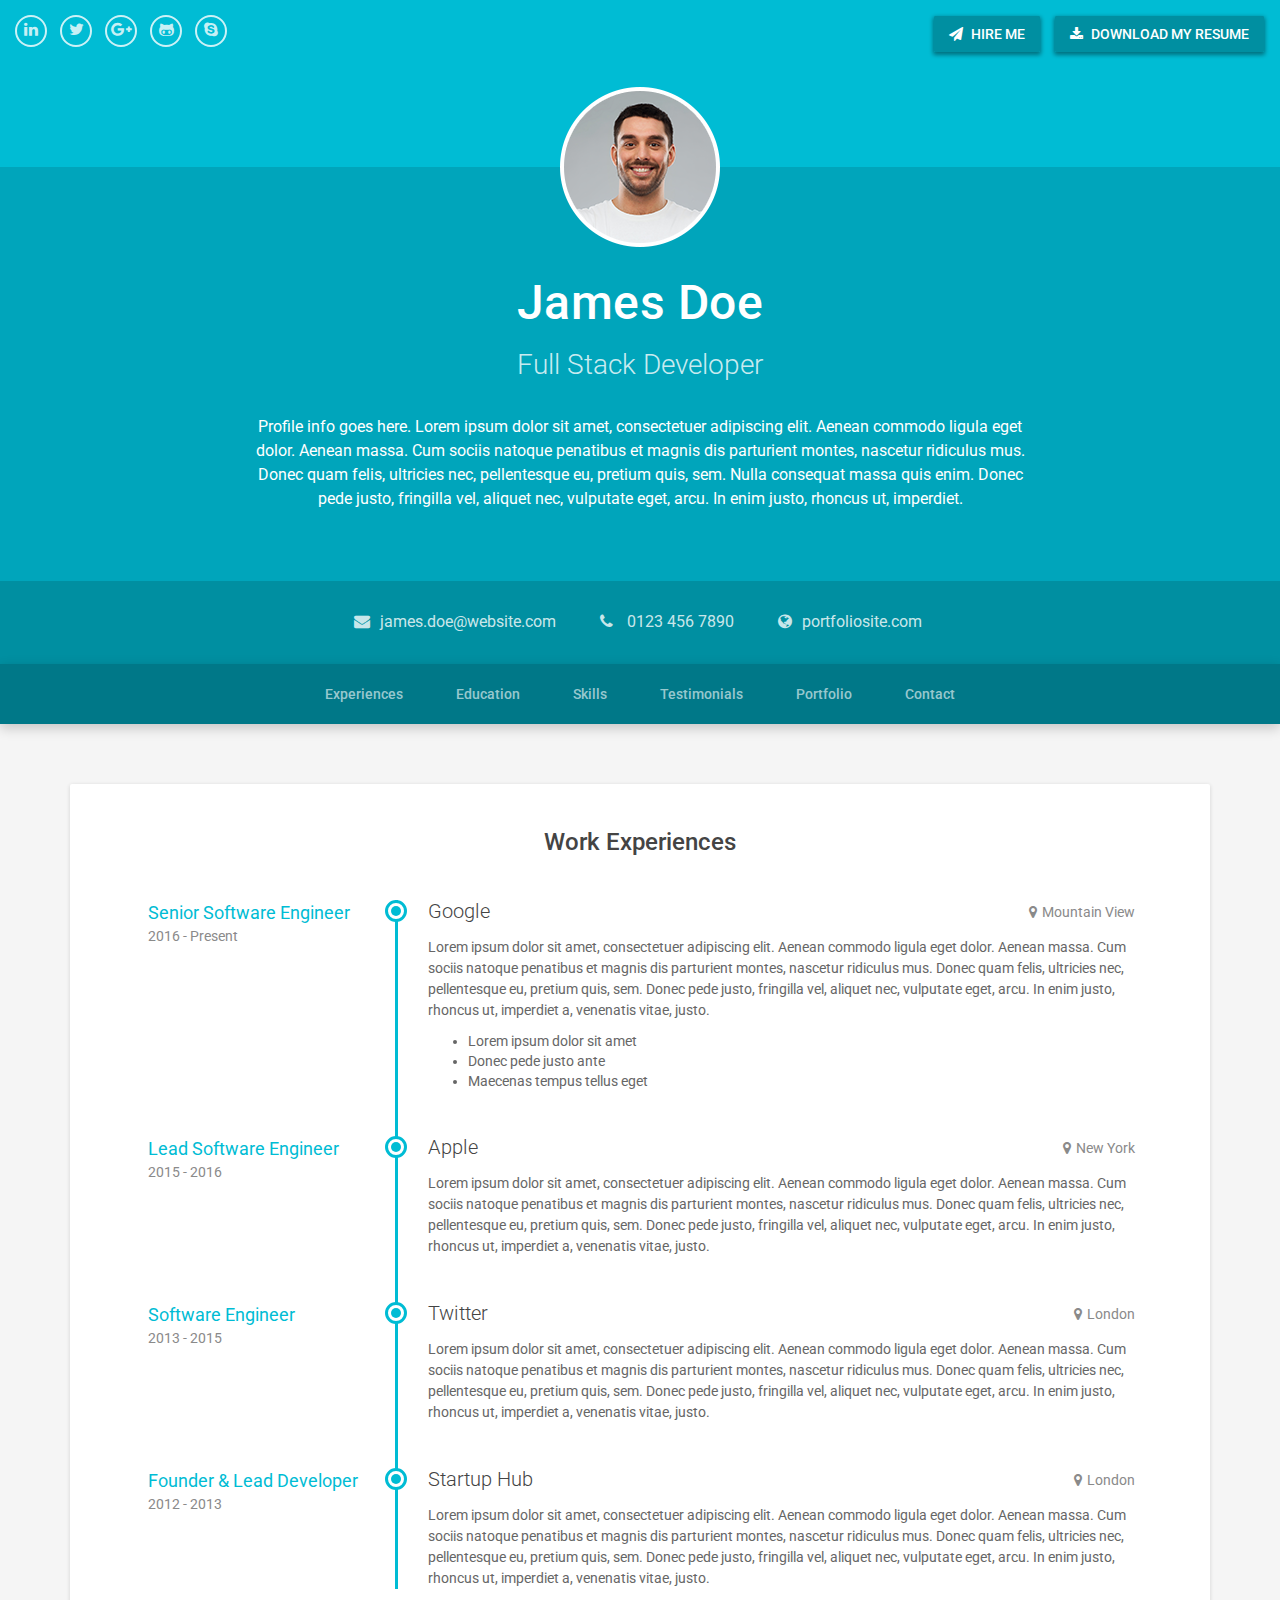
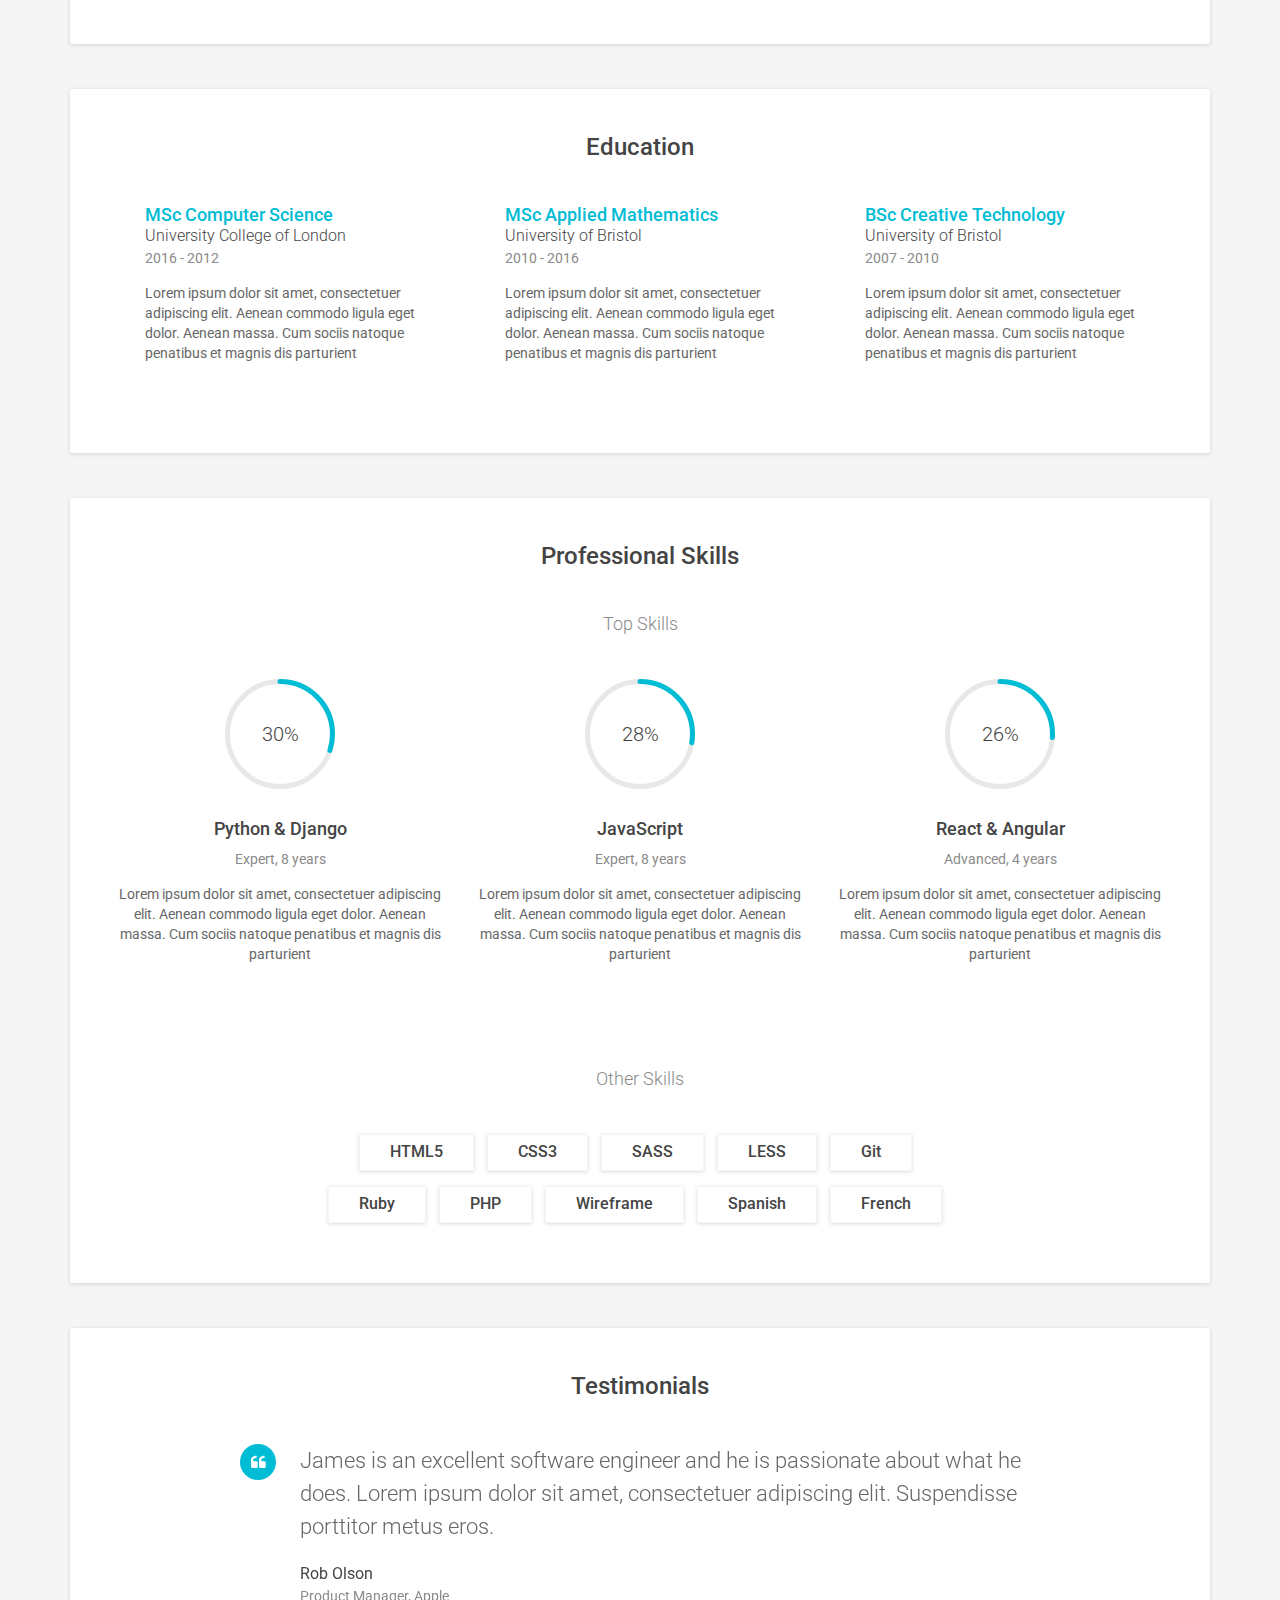
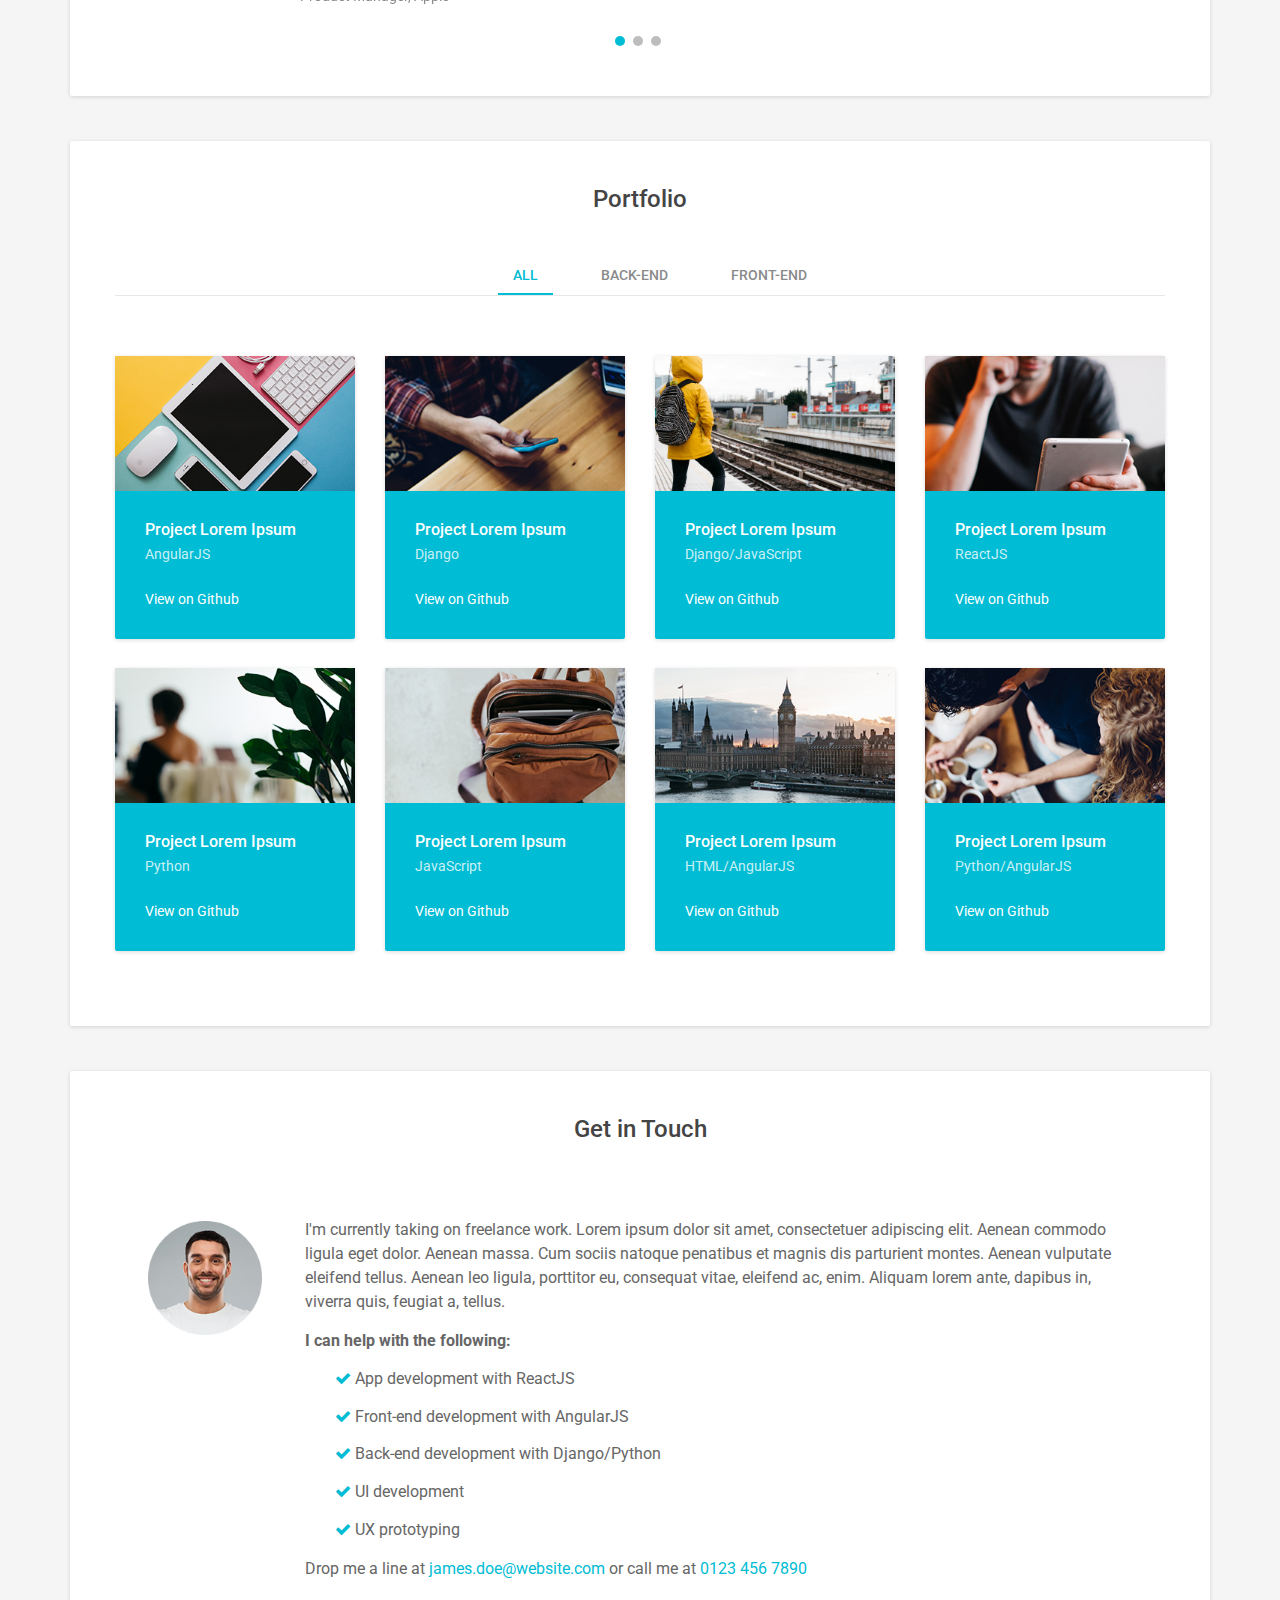
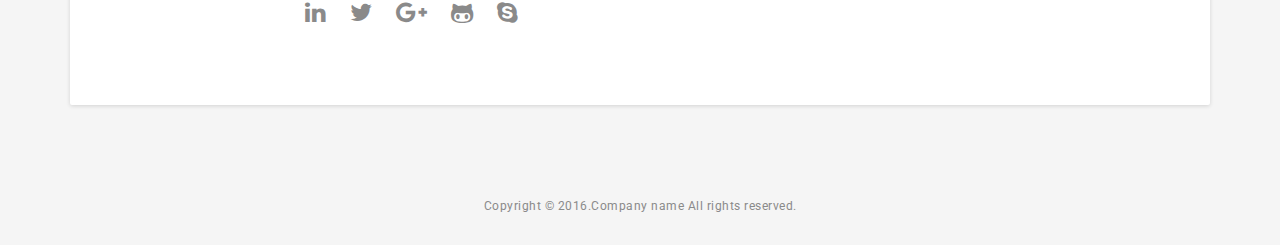
<file: resume-1/index.html>
﻿<!DOCTYPE html>
<!--[if IE 8]> <html lang="en" class="ie8"> <![endif]-->
<!--[if IE 9]> <html lang="en" class="ie9"> <![endif]-->
<!--[if !IE]><!-->
<html lang="en"> <!--<![endif]-->

<head>
	<title>Home</title>
	<!-- Meta -->
	<meta charset="utf-8">
	<meta http-equiv="X-UA-Compatible" content="IE=edge">
	<meta name="viewport" content="width=device-width, initial-scale=1.0">
	<meta name="description" content="">
	<meta name="author" content="">
	<link rel="shortcut icon" href="">
	<link
		href='https://fonts.googleapis.com/css?family=Roboto:400,500,400italic,300italic,300,500italic,700,700italic,900,900italic'
		rel='stylesheet' type='text/css'>
	<!-- Global CSS -->
	<link rel="stylesheet" href="assets/plugins/bootstrap/css/bootstrap.min.css">
	<!-- Plugins CSS -->
	<link rel="stylesheet" href="assets/plugins/font-awesome/css/font-awesome.css">

	<!-- Theme CSS -->
	<link id="theme-style" rel="stylesheet" href="assets/css/styles.css">

</head>

<body>

	<header class="header">
		<div class="top-bar container-fluid">
			<div class="actions">
				<a class="btn hidden-xs" href="mailto:someone@example.com"><i class="fa fa-paper-plane"
						aria-hidden="true"></i> Hire Me</a>
				<a class="btn" href="#"><i class="fa fa-download" aria-hidden="true"></i> Download My Resume</a>
			</div><!--//actions-->
			<ul class="social list-inline">
				<li><a href="#"><i class="fa fa-linkedin" aria-hidden="true"></i></a></li>
				<li><a href="#"><i class="fa fa-twitter" aria-hidden="true"></i></a></li>
				<li><a href="#"><i class="fa fa-google-plus" aria-hidden="true"></i></a></li>
				<li><a href="#"><i class="fa fa-github-alt" aria-hidden="true"></i></a></li>
				<li><a href="#"><i class="fa fa-skype" aria-hidden="true"></i></a></li>
			</ul><!--//social-->
		</div><!--//top-bar-->

		<div class="intro">
			<div class="container text-center">
				<img class="profile-image" src="assets/images/profile-image.png" alt="">
				<h1 class="name">James Doe</h1>
				<div class="title">Full Stack Developer</div>
				<div class="profile">
					<p>Profile info goes here. Lorem ipsum dolor sit amet, consectetuer adipiscing elit. Aenean commodo
						ligula eget dolor. Aenean massa. Cum sociis natoque penatibus et magnis dis parturient montes,
						nascetur ridiculus mus. Donec quam felis, ultricies nec, pellentesque eu, pretium quis, sem.
						Nulla consequat massa quis enim. Donec pede justo, fringilla vel, aliquet nec, vulputate eget,
						arcu. In enim justo, rhoncus ut, imperdiet.</p>
				</div><!--//profile-->
			</div><!--//container-->
		</div><!--//intro-->

		<div class="contact-info">
			<div class="container text-center">
				<ul class="list-inline">
					<li class="email"><i class="fa fa-envelope"></i><a
							href="mailto:someone@example.com">james.doe@website.com</a></li>
					<li><i class="fa fa-phone"></i> <a href="tel: 0123456789">0123 456 7890</a></li>
					<li class="website"><i class="fa fa-globe"></i><a href="#" target="_blank">portfoliosite.com</a>
					</li>
				</ul>
			</div><!--//container-->
		</div><!--//contact-info-->

		<div class="page-nav-space-holder hidden-xs">
			<div id="page-nav-wrapper" class="page-nav-wrapper text-center">
				<div class="container">
					<ul id="page-nav" class="nav page-nav list-inline">
						<li><a class="scrollto" href="#experiences-section">Experiences</a></li>
						<li><a class="scrollto" href="#eudcation-section">Education</a></li>
						<li><a class="scrollto" href="#skills-section">Skills</a></li>
						<li><a class="scrollto" href="#testimonials-section">Testimonials</a></li>
						<li><a class="scrollto" href="#portfolio-section">Portfolio</a></li>
						<li><a class="scrollto" href="#contact-section">Contact</a></li>
					</ul><!--//page-nav-->
				</div>
			</div><!--//page-nav-wrapper-->
		</div>

	</header><!--//header-->

	<div class="wrapper container">
		<section id="experiences-section" class="experiences-section section">
			<h2 class="section-title">Work Experiences</h2>
			<div class="timeline">
				<div class="item">
					<div class="work-place">
						<h3 class="place">Google</h3>
						<div class="location"><i class="fa fa-map-marker" aria-hidden="true"></i>Mountain View</div>
					</div>
					<div class="job-meta">
						<div class="title">Senior Software Engineer</div>
						<div class="time">2016 - Present</div>
					</div><!--//job-meta-->
					<div class="job-desc">
						<p>Lorem ipsum dolor sit amet, consectetuer adipiscing elit. Aenean commodo ligula eget dolor.
							Aenean massa. Cum sociis natoque penatibus et magnis dis parturient montes, nascetur
							ridiculus mus. Donec quam felis, ultricies nec, pellentesque eu, pretium quis, sem. Donec
							pede justo, fringilla vel, aliquet nec, vulputate eget, arcu. In enim justo, rhoncus ut,
							imperdiet a, venenatis vitae, justo.</p>
						<ul>
							<li>Lorem ipsum dolor sit amet</li>
							<li>Donec pede justo ante</li>
							<li>Maecenas tempus tellus eget </li>
						</ul>
					</div><!--//job-desc-->
				</div><!--//item-->

				<div class="item">
					<div class="work-place">
						<h3 class="place">Apple</h3>
						<div class="location"><i class="fa fa-map-marker" aria-hidden="true"></i>New York</div>
					</div>
					<div class="job-meta">
						<div class="title">Lead Software Engineer</div>
						<div class="time">2015 - 2016</div>
					</div><!--//job-meta-->
					<div class="job-desc">
						<p>Lorem ipsum dolor sit amet, consectetuer adipiscing elit. Aenean commodo ligula eget dolor.
							Aenean massa. Cum sociis natoque penatibus et magnis dis parturient montes, nascetur
							ridiculus mus. Donec quam felis, ultricies nec, pellentesque eu, pretium quis, sem. Donec
							pede justo, fringilla vel, aliquet nec, vulputate eget, arcu. In enim justo, rhoncus ut,
							imperdiet a, venenatis vitae, justo.</p>
					</div><!--//job-desc-->
				</div><!--//item-->

				<div class="item">
					<div class="work-place">
						<h3 class="place">Twitter</h3>
						<div class="location"><i class="fa fa-map-marker" aria-hidden="true"></i>London</div>
					</div>
					<div class="job-meta">
						<div class="title">Software Engineer</div>
						<div class="time">2013 - 2015</div>
					</div><!--//job-meta-->
					<div class="job-desc">
						<p>Lorem ipsum dolor sit amet, consectetuer adipiscing elit. Aenean commodo ligula eget dolor.
							Aenean massa. Cum sociis natoque penatibus et magnis dis parturient montes, nascetur
							ridiculus mus. Donec quam felis, ultricies nec, pellentesque eu, pretium quis, sem. Donec
							pede justo, fringilla vel, aliquet nec, vulputate eget, arcu. In enim justo, rhoncus ut,
							imperdiet a, venenatis vitae, justo.</p>
					</div><!--//job-desc-->
				</div><!--//item-->

				<div class="item">
					<div class="work-place">
						<h3 class="place">Startup Hub</h3>
						<div class="location"><i class="fa fa-map-marker" aria-hidden="true"></i>London</div>
					</div>
					<div class="job-meta">
						<div class="title">Founder &amp; Lead Developer</div>
						<div class="time">2012 - 2013</div>
					</div><!--//job-meta-->
					<div class="job-desc">
						<p>Lorem ipsum dolor sit amet, consectetuer adipiscing elit. Aenean commodo ligula eget dolor.
							Aenean massa. Cum sociis natoque penatibus et magnis dis parturient montes, nascetur
							ridiculus mus. Donec quam felis, ultricies nec, pellentesque eu, pretium quis, sem. Donec
							pede justo, fringilla vel, aliquet nec, vulputate eget, arcu. In enim justo, rhoncus ut,
							imperdiet a, venenatis vitae, justo.</p>
					</div><!--//job-desc-->
				</div><!--//item-->

			</div><!--//timeline-->

		</section><!--//section-->
		<div class="tlinks">Collect from <a href="http://www.cssmoban.com/">网页模板</a></div>
		<section id="eudcation-section" class="education-section section">
			<h2 class="section-title">Education</h2>
			<div class="row">
				<div class="item col-xs-12 col-sm-4">
					<div class="item-inner">
						<h3 class="degree">MSc Computer Science</h3>
						<div class="education-body">
							University College of London
						</div><!--//education-body-->
						<div class="time">2016 - 2012</div>
						<div class="desc">
							Lorem ipsum dolor sit amet, consectetuer adipiscing elit. Aenean commodo ligula eget dolor.
							Aenean massa. Cum sociis natoque penatibus et magnis dis parturient
						</div>
					</div><!--//item-inner-->
				</div><!--//item-->
				<div class="item col-xs-12 col-sm-4">
					<div class="item-inner">
						<h3 class="degree">MSc Applied Mathematics</h3>
						<div class="education-body">
							University of Bristol
						</div><!--//education-body-->
						<div class="time">2010 - 2016</div>
						<div class="desc">
							Lorem ipsum dolor sit amet, consectetuer adipiscing elit. Aenean commodo ligula eget dolor.
							Aenean massa. Cum sociis natoque penatibus et magnis dis parturient
						</div>
					</div><!--//item-inner-->
				</div><!--//item-->
				<div class="item col-xs-12 col-sm-4">
					<div class="item-inner">
						<h3 class="degree">BSc Creative Technology</h3>
						<div class="education-body">
							University of Bristol
						</div><!--//education-body-->
						<div class="time">2007 - 2010</div>
						<div class="desc">
							Lorem ipsum dolor sit amet, consectetuer adipiscing elit. Aenean commodo ligula eget dolor.
							Aenean massa. Cum sociis natoque penatibus et magnis dis parturient
						</div>
					</div><!--//item-inner-->
				</div><!--//item-->

			</div><!--//row-->
		</section><!--//section-->


		<section id="skills-section" class="skills-section section text-center">
			<h2 class="section-title">Professional Skills</h2>
			<div class="top-skills">
				<h3 class="subtitle">Top Skills</h3>
				<div class="row">
					<div class="item col-xs-12 col-sm-4">
						<div class="item-inner">
							<div class="chart-easy-pie text-center">
								<div class="chart-theme-1 chart" data-percent="98"><span>98</span>%</div>
							</div>
							<h4 class="skill-name">Python &amp; Django</h4>
							<div class="level">Expert, 8 years</div>
							<div class="desc">
								Lorem ipsum dolor sit amet, consectetuer adipiscing elit. Aenean commodo ligula eget
								dolor. Aenean massa. Cum sociis natoque penatibus et magnis dis parturient
							</div>
						</div><!--//item-inner-->
					</div><!--//item-->
					<div class="item col-xs-12 col-sm-4">
						<div class="item-inner">
							<div class="chart-easy-pie text-center">
								<div class="chart-theme-1 chart" data-percent="90"><span>90</span>%</div>
							</div>
							<h4 class="skill-name">JavaScript</h4>
							<div class="level">Expert, 8 years</div>
							<div class="desc">
								Lorem ipsum dolor sit amet, consectetuer adipiscing elit. Aenean commodo ligula eget
								dolor. Aenean massa. Cum sociis natoque penatibus et magnis dis parturient
							</div>
						</div><!--//item-inner-->
					</div><!--//item-->
					<div class="item col-xs-12 col-sm-4">
						<div class="item-inner">
							<div class="chart-easy-pie text-center">
								<div class="chart-theme-1 chart" data-percent="85"><span>85</span>%</div>
							</div>
							<h4 class="skill-name">React &amp; Angular</h4>
							<div class="level">Advanced, 4 years</div>
							<div class="desc">
								Lorem ipsum dolor sit amet, consectetuer adipiscing elit. Aenean commodo ligula eget
								dolor. Aenean massa. Cum sociis natoque penatibus et magnis dis parturient
							</div>
						</div><!--//item-inner-->
					</div><!--//item-->
				</div><!--//row-->
			</div><!--//top-skills-->

			<div class="other-skills">
				<h3 class="subtitle">Other Skills</h3>
				<div class="misc-skills">
					<span class="skill-tag">HTML5</span>
					<span class="skill-tag">CSS3</span>
					<span class="skill-tag">SASS</span>
					<span class="skill-tag">LESS</span>
					<span class="skill-tag">Git</span>
					<br>
					<span class="skill-tag">Ruby</span>
					<span class="skill-tag">PHP</span>
					<span class="skill-tag">Wireframe</span>
					<span class="skill-tag">Spanish</span>
					<span class="skill-tag">French</span>
				</div>
			</div><!--//other-skills-->

		</section><!--//skills-section-->

		<section id="testimonials-section" class="testimonials-section section">
			<h2 class="section-title">Testimonials</h2>

			<div id="testimonials-carousel" class="testimonials-carousel carousel slide" data-interval="8000">

				<!-- Indicators -->
				<ol class="carousel-indicators">
					<li data-target="#testimonials-carousel" data-slide-to="0" class="active"></li>
					<li data-target="#testimonials-carousel" data-slide-to="1"></li>
					<li data-target="#testimonials-carousel" data-slide-to="2"></li>
				</ol>

				<!-- Wrapper for slides -->
				<div class="carousel-inner">
					<div class="item active">
						<blockquote class="quote">
							<i class="fa fa-quote-left"></i>
							<p>James is an excellent software engineer and he is passionate about what he does. Lorem
								ipsum dolor sit amet, consectetuer adipiscing elit. Suspendisse porttitor metus eros.
							</p>
						</blockquote>
						<div class="source">
							<div class="name">Rob Olson</div>
							<div class="position">Product Manager, Apple</div>
						</div><!--//source-->

					</div><!--//item-->
					<div class="item">
						<blockquote class="quote">
							<p><i class="fa fa-quote-left"></i>
								Sed massa leo, aliquet non velit eu, volutpat vulputate odio. Interdum et malesuada
								fames ac ante ipsum primis in faucibus. Suspendisse porttitor metus eros, ut fringilla
								nulla auctor a.</p>

						</blockquote>
						<div class="source">
							<div class="name">Christina Jensen</div>
							<div class="position">Senior Developer, Twitter</div>
						</div><!--//source-->

					</div><!--//item-->
					<div class="item">
						<blockquote class="quote">
							<p><i class="fa fa-quote-left"></i>
								Lorem ipsum dolor sit amet, consectetuer adipiscing elit. Aenean commodo ligula eget
								dolor. Aenean massa. Cum sociis natoque penatibus et magnis dis parturient montes</p>
						</blockquote>
						<div class="source">
							<div class="name">Austin Ward</div>
							<div class="position">CEO, Startup Hub</div>
						</div><!--//source-->
					</div><!--//item-->

				</div><!--//carousel-inner-->
			</div><!--//testimonials-carousel-->

		</section><!--//section-->


		<section id="portfolio-section" class="portfolio-section section">
			<h2 class="section-title">Portfolio</h2>
			<ul id="filters" class="filters clearfix">
				<li class="type active" data-filter="*">All</li>
				<li class="type" data-filter=".backend">Back-end</li>
				<li class="type" data-filter=".frontend">Front-end</li>
			</ul><!--//filters-->
			<div class="items-wrapper isotope row">
				<div class="item frontend col-md-3 col-xs-6 ">
					<div class="item-inner">
						<figure class="figure">
							<img class="img-responsive" src="assets/images/portfolio/portfolio-1.jpg" alt="" />
						</figure>
						<div class="content text-left">
							<h3 class="sub-title"><a href="#">Project Lorem Ipsum</a></h3>
							<div class="meta">AngularJS</div>
							<div class="action"><a href="#">View on Github</a></div>
						</div><!--//content-->
						<a class="link-mask" href="#"></a>
					</div><!--//item-inner-->
				</div><!--//item-->
				<div class="item backend col-md-3 col-xs-6 ">
					<div class="item-inner">
						<figure class="figure">
							<img class="img-responsive" src="assets/images/portfolio/portfolio-2.jpg" alt="" />
						</figure>
						<div class="content text-left">
							<h3 class="sub-title"><a href="#">Project Lorem Ipsum</a></h3>
							<div class="meta">Django</div>
							<div class="action"><a href="#">View on Github</a></div>
						</div><!--//content-->
						<a class="link-mask" href="#"></a>
					</div><!--//item-inner-->
				</div><!--//item-->
				<div class="item backend frontend col-md-3 col-xs-6 ">
					<div class="item-inner">
						<figure class="figure">
							<img class="img-responsive" src="assets/images/portfolio/portfolio-3.jpg" alt="" />
						</figure>
						<div class="content text-left">
							<h3 class="sub-title"><a href="#">Project Lorem Ipsum</a></h3>
							<div class="meta">Django/JavaScript</div>
							<div class="action"><a href="#">View on Github</a></div>
						</div><!--//content-->
						<a class="link-mask" href="#"></a>
					</div><!--//item-inner-->
				</div><!--//item-->
				<div class="item frontend col-md-3 col-xs-6 ">
					<div class="item-inner">
						<figure class="figure">
							<img class="img-responsive" src="assets/images/portfolio/portfolio-4.jpg" alt="" />
						</figure>
						<div class="content text-left">
							<h3 class="sub-title"><a href="#">Project Lorem Ipsum</a></h3>
							<div class="meta">ReactJS</div>
							<div class="action"><a href="#">View on Github</a></div>
						</div><!--//content-->
						<a class="link-mask" href="#"></a>
					</div><!--//item-inner-->
				</div><!--//item-->
				<div class="item backend col-md-3 col-xs-6 ">
					<div class="item-inner">
						<figure class="figure">
							<img class="img-responsive" src="assets/images/portfolio/portfolio-5.jpg" alt="" />
						</figure>
						<div class="content text-left">
							<h3 class="sub-title"><a href="#">Project Lorem Ipsum</a></h3>
							<div class="meta">Python</div>
							<div class="action"><a href="#">View on Github</a></div>
						</div><!--//content-->
						<a class="link-mask" href="#"></a>
					</div><!--//item-inner-->
				</div><!--//item-->
				<div class="item backend col-md-3 col-xs-6 ">
					<div class="item-inner">
						<figure class="figure">
							<img class="img-responsive" src="assets/images/portfolio/portfolio-6.jpg" alt="" />
						</figure>
						<div class="content text-left">
							<h3 class="sub-title"><a href="#">Project Lorem Ipsum</a></h3>
							<div class="meta">JavaScript</div>
							<div class="action"><a href="#">View on Github</a></div>
						</div><!--//content-->
						<a class="link-mask" href="#"></a>
					</div><!--//item-inner-->
				</div><!--//item-->

				<div class="item frontend col-md-3 col-xs-6 ">
					<div class="item-inner">
						<figure class="figure">
							<img class="img-responsive" src="assets/images/portfolio/portfolio-7.jpg" alt="" />
						</figure>
						<div class="content text-left">
							<h3 class="sub-title"><a href="#">Project Lorem Ipsum</a></h3>
							<div class="meta">HTML/AngularJS</div>
							<div class="action"><a href="#">View on Github</a></div>
						</div><!--//content-->
						<a class="link-mask" href="#"></a>
					</div><!--//item-inner-->
				</div><!--//item-->

				<div class="item frontend backend col-md-3 col-xs-6 ">
					<div class="item-inner">
						<figure class="figure">
							<img class="img-responsive" src="assets/images/portfolio/portfolio-8.jpg" alt="" />
						</figure>
						<div class="content text-left">
							<h3 class="sub-title"><a href="#">Project Lorem Ipsum</a></h3>
							<div class="meta">Python/AngularJS</div>
							<div class="action"><a href="#">View on Github</a></div>
						</div><!--//content-->
						<a class="link-mask" href="#"></a>
					</div><!--//item-inner-->
				</div><!--//item-->

			</div><!--//item-wrapper-->

		</section><!--//section-->

		<section id="contact-section" class="contact-section section">
			<h2 class="section-title">Get in Touch</h2>
			<div class="intro">
				<img class="profile-image" src="assets/images/profile-image.png" alt="">
				<div class="dialog">
					<p>I'm currently taking on freelance work. Lorem ipsum dolor sit amet, consectetuer adipiscing elit.
						Aenean commodo ligula eget dolor. Aenean massa. Cum sociis natoque penatibus et magnis dis
						parturient montes. Aenean vulputate eleifend tellus. Aenean leo ligula, porttitor eu, consequat
						vitae, eleifend ac, enim. Aliquam lorem ante, dapibus in, viverra quis, feugiat a, tellus.</p>
					<p><strong>I can help with the following:</strong></p>
					<ul class="list-unstyled service-list">
						<li><i class="fa fa-check" aria-hidden="true"></i> App development with ReactJS</li>
						<li><i class="fa fa-check" aria-hidden="true"></i> Front-end development with AngularJS</li>
						<li><i class="fa fa-check" aria-hidden="true"></i> Back-end development with Django/Python</li>
						<li><i class="fa fa-check" aria-hidden="true"></i> UI development</li>
						<li><i class="fa fa-check" aria-hidden="true"></i> UX prototyping</li>
					</ul>
					<p>Drop me a line at <a href="mailto:someone@example.com">james.doe@website.com</a> or call me at <a
							href="tel:01234567890">0123 456 7890</a></p>
					<ul class="social list-inline">
						<li><a href="#"><i class="fa fa-linkedin" aria-hidden="true"></i></a></li>
						<li><a href="#"><i class="fa fa-twitter" aria-hidden="true"></i></a></li>
						<li><a href="#"><i class="fa fa-google-plus" aria-hidden="true"></i></a></li>
						<li><a href="#"><i class="fa fa-github-alt" aria-hidden="true"></i></a></li>
						<li><a href="#"><i class="fa fa-skype" aria-hidden="true"></i></a></li>
					</ul><!--//social-->
				</div><!--//diaplog-->
			</div><!--//intro-->

		</section><!--//section-->

	</div><!--//wrapper-->

	<footer class="footer text-center">
		<div class="container">
			<small class="copyright">Copyright &copy; 2016.Company name All rights reserved.</small>
		</div><!--//container-->
	</footer>

	<!-- Javascript -->
	<script type="text/javascript" src="assets/plugins/jquery-1.12.4.min.js"></script>
	<script type="text/javascript" src="assets/plugins/bootstrap/js/bootstrap.min.js"></script>
	<script type="text/javascript" src="assets/plugins/back-to-top.js"></script>
	<script type="text/javascript" src="assets/plugins/jquery-scrollTo/jquery.scrollTo.min.js"></script>
	<script type="text/javascript" src="assets/plugins/easy-pie-chart/dist/jquery.easypiechart.min.js"></script>
	<script type="text/javascript" src="assets/plugins/imagesloaded.pkgd.min.js"></script>
	<script type="text/javascript" src="assets/plugins/isotope.pkgd.min.js"></script>

	<!-- custom js -->
	<script type="text/javascript" src="assets/js/main.js"></script>

	<!-- Style Switcher (REMOVE ON YOUR PRODUCTION SITE) -->
	<script src="assets/js/demo/style-switcher.js"></script>

</body>

</html>
</file>
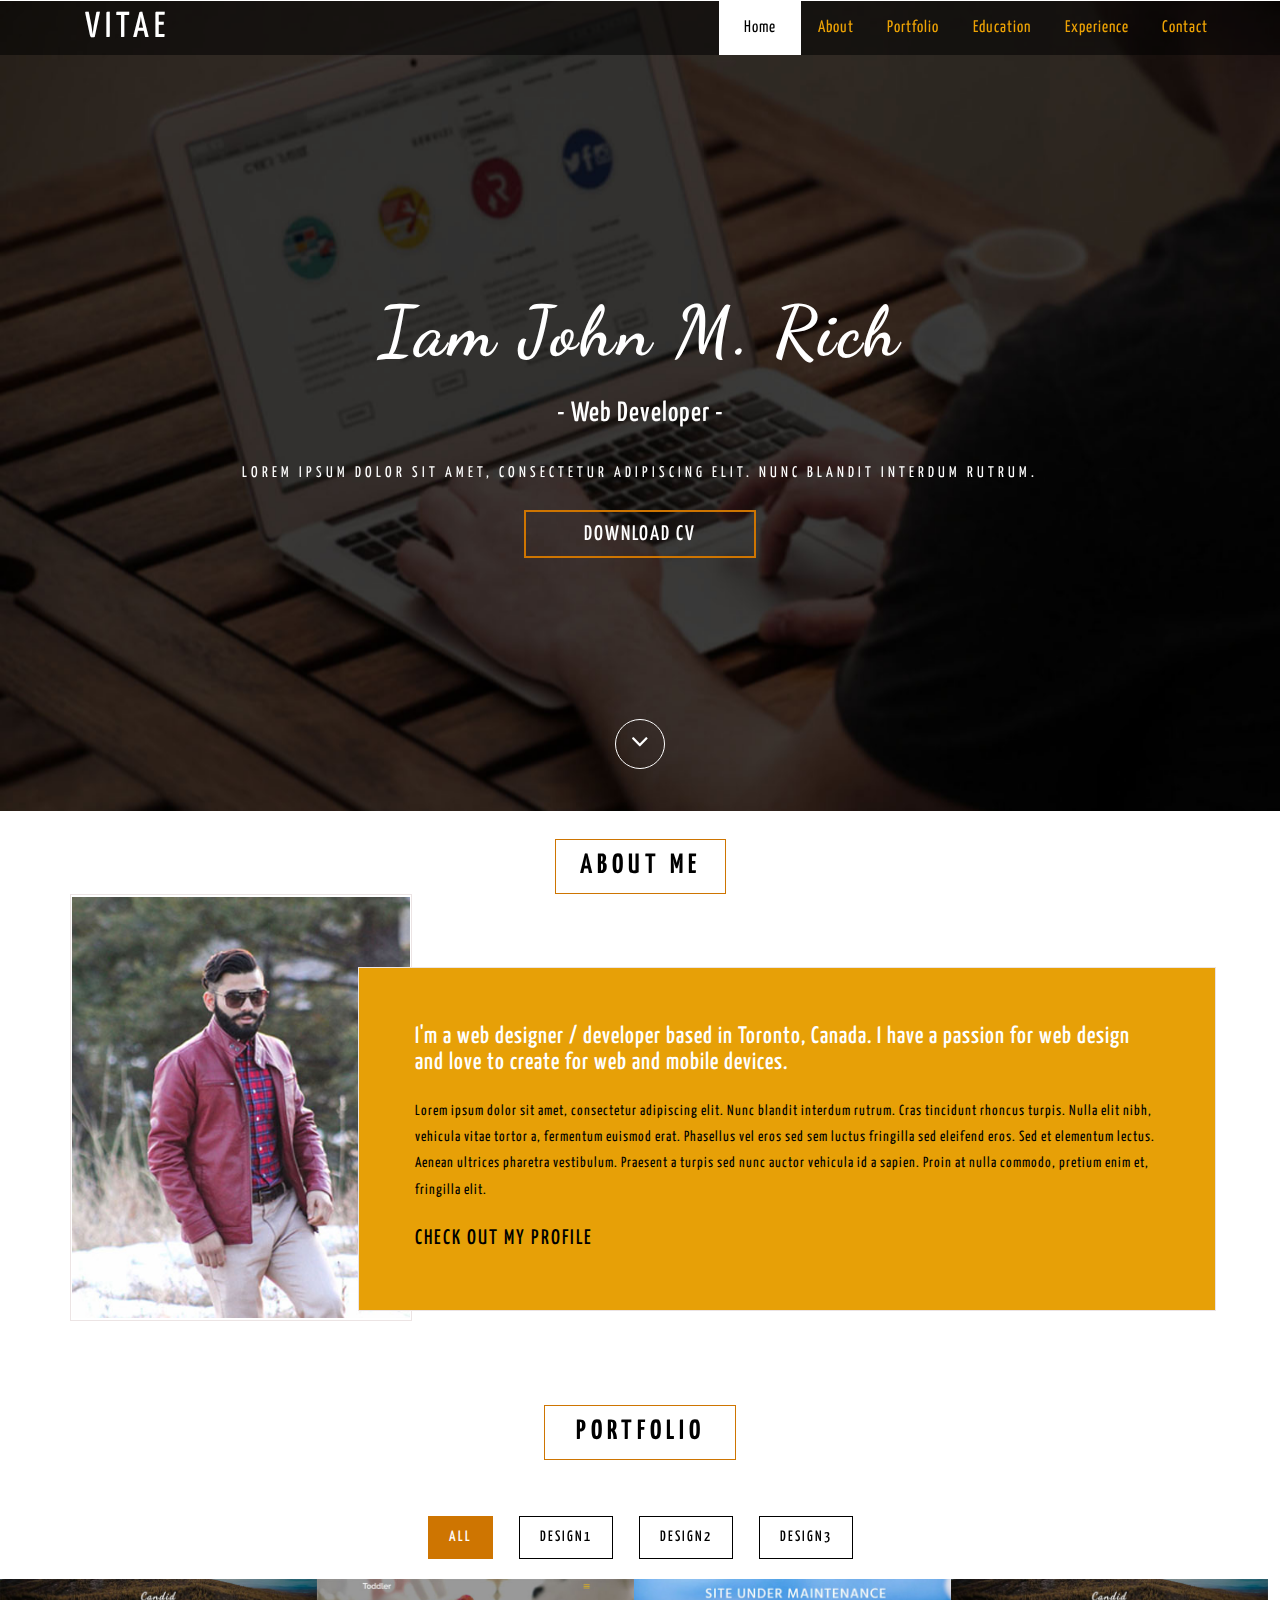
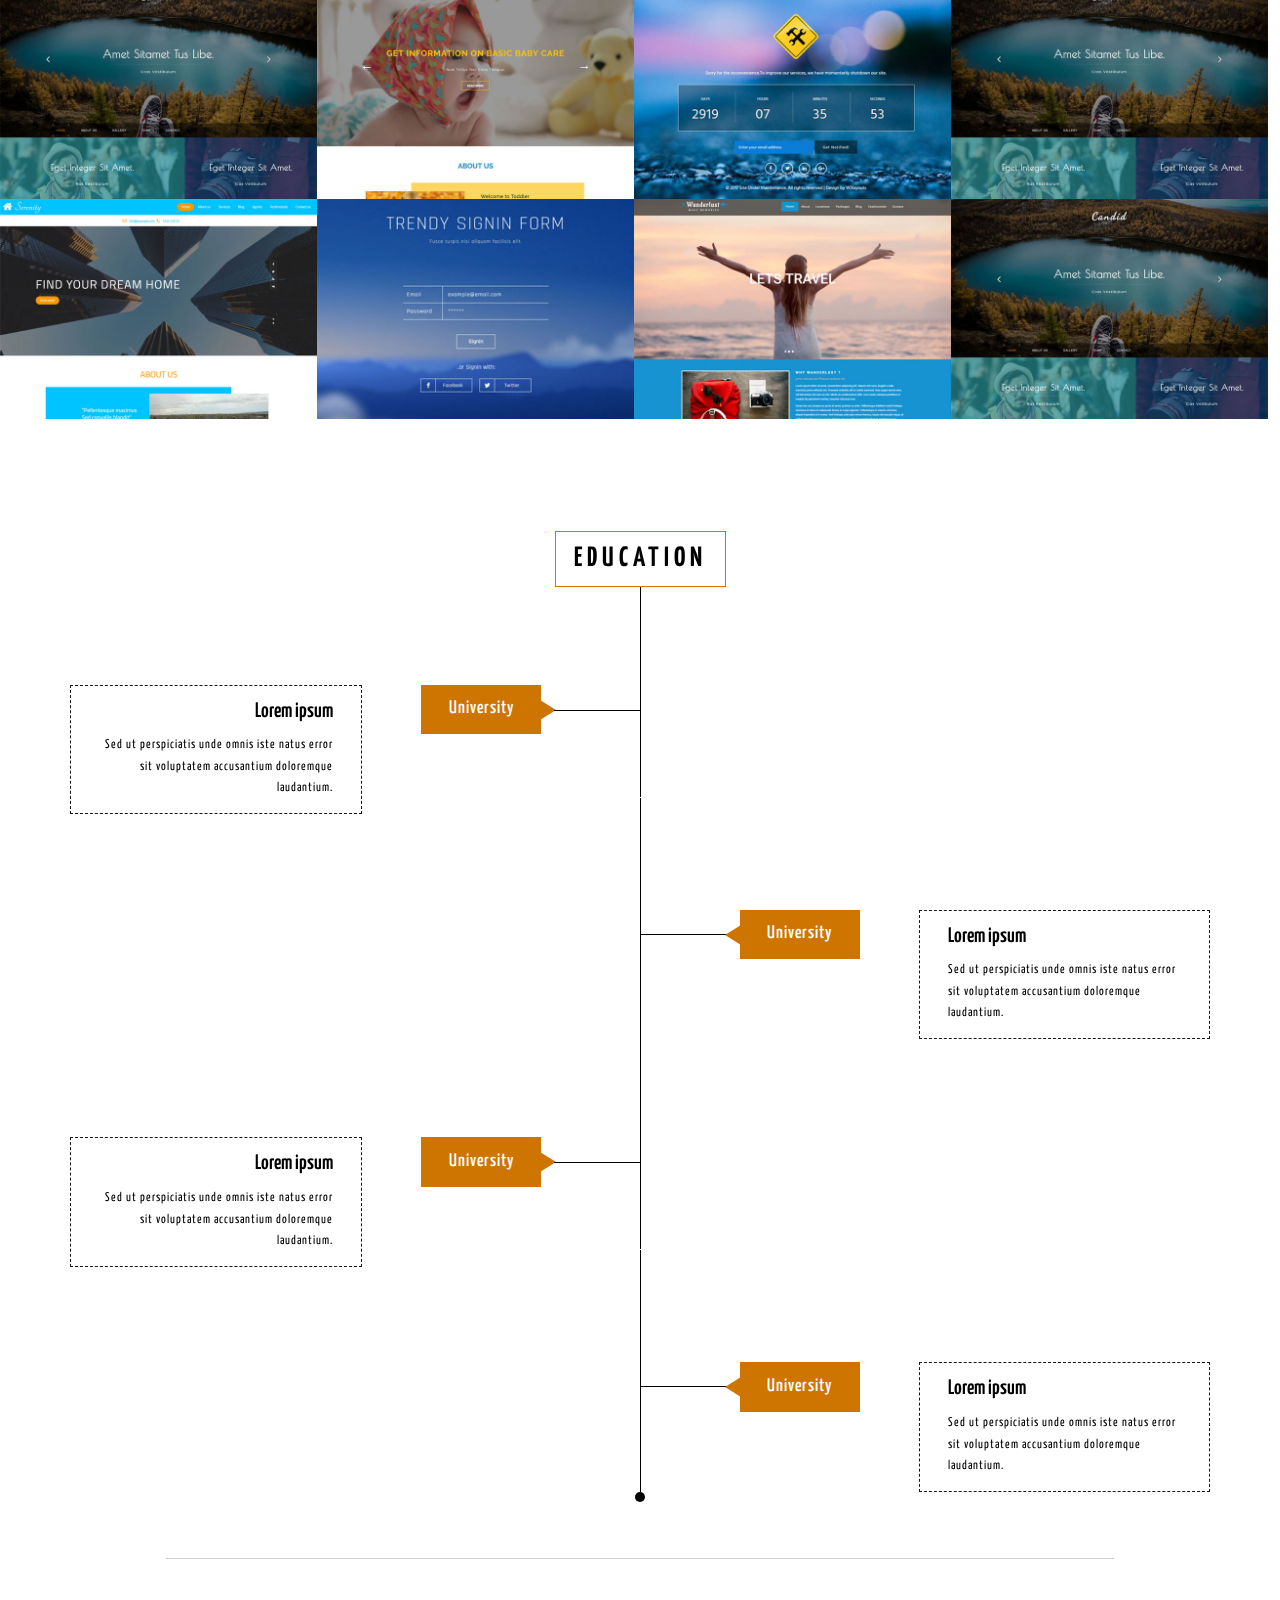
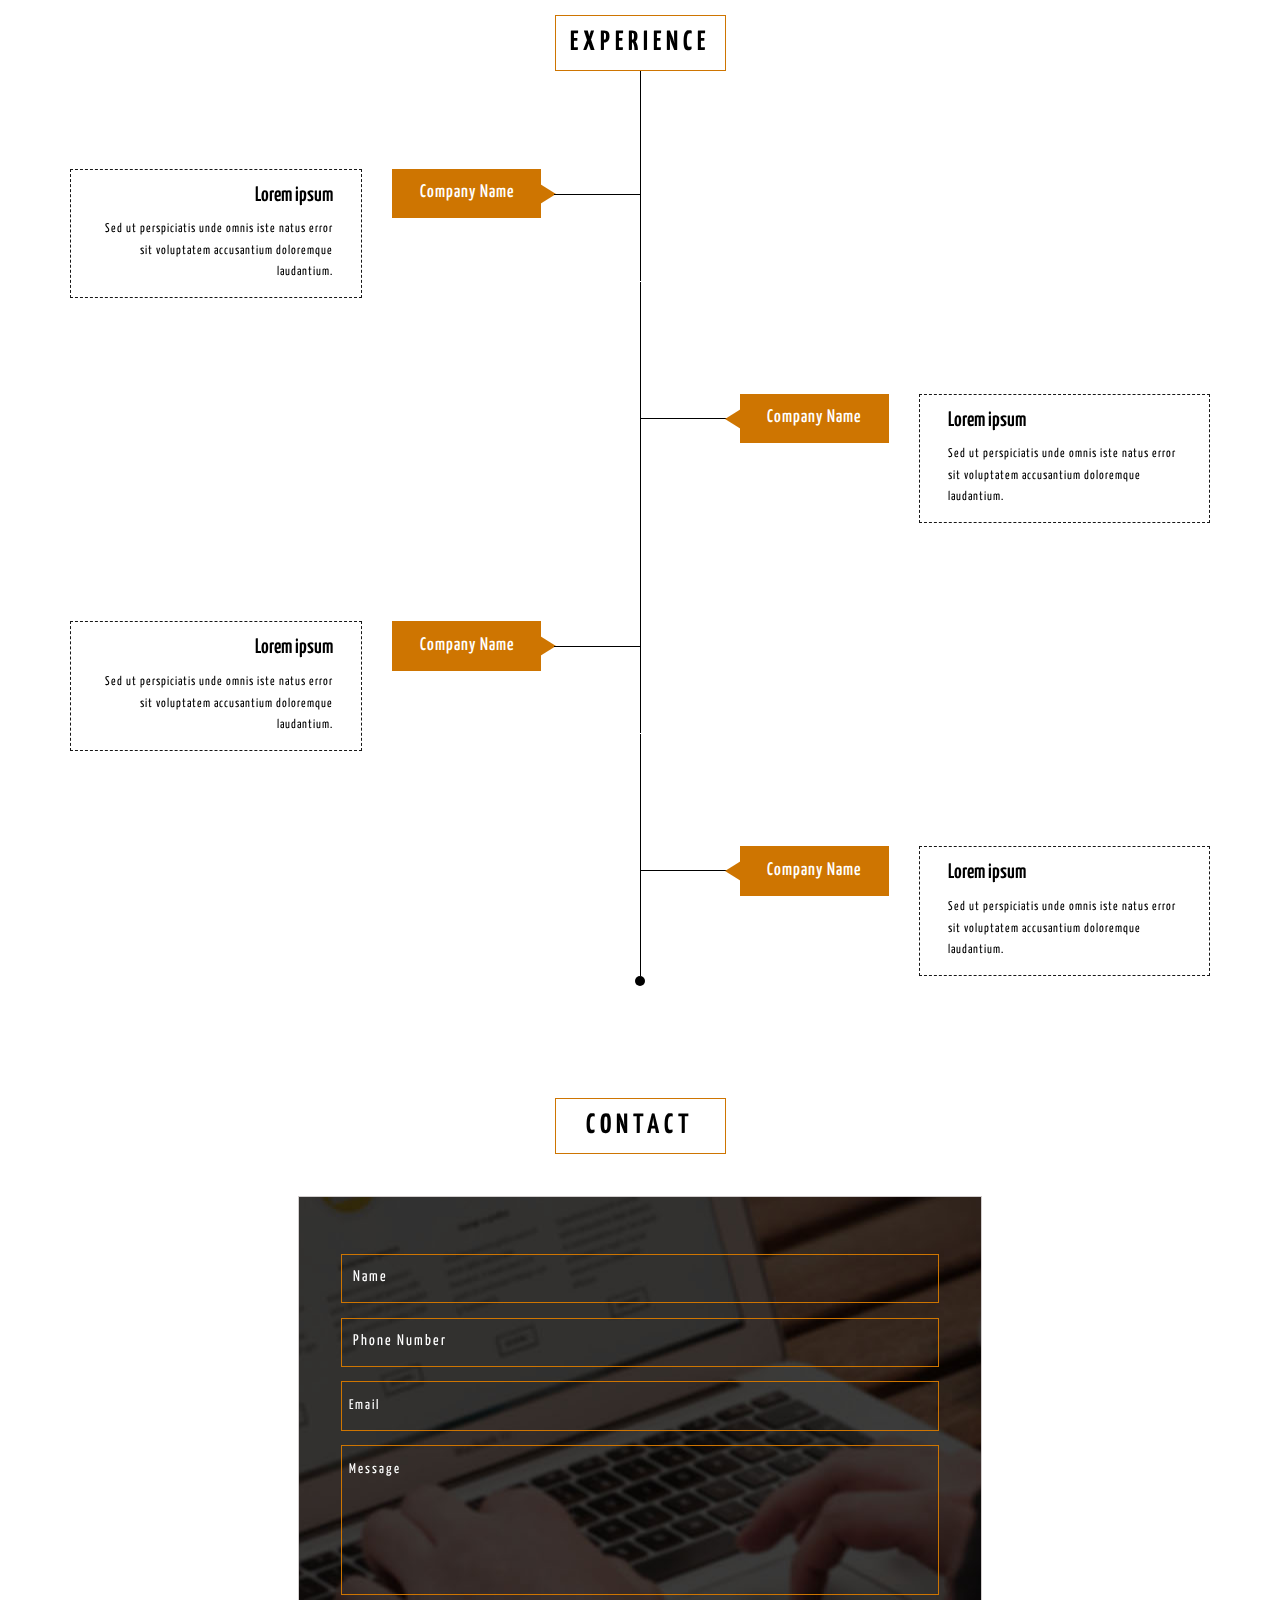
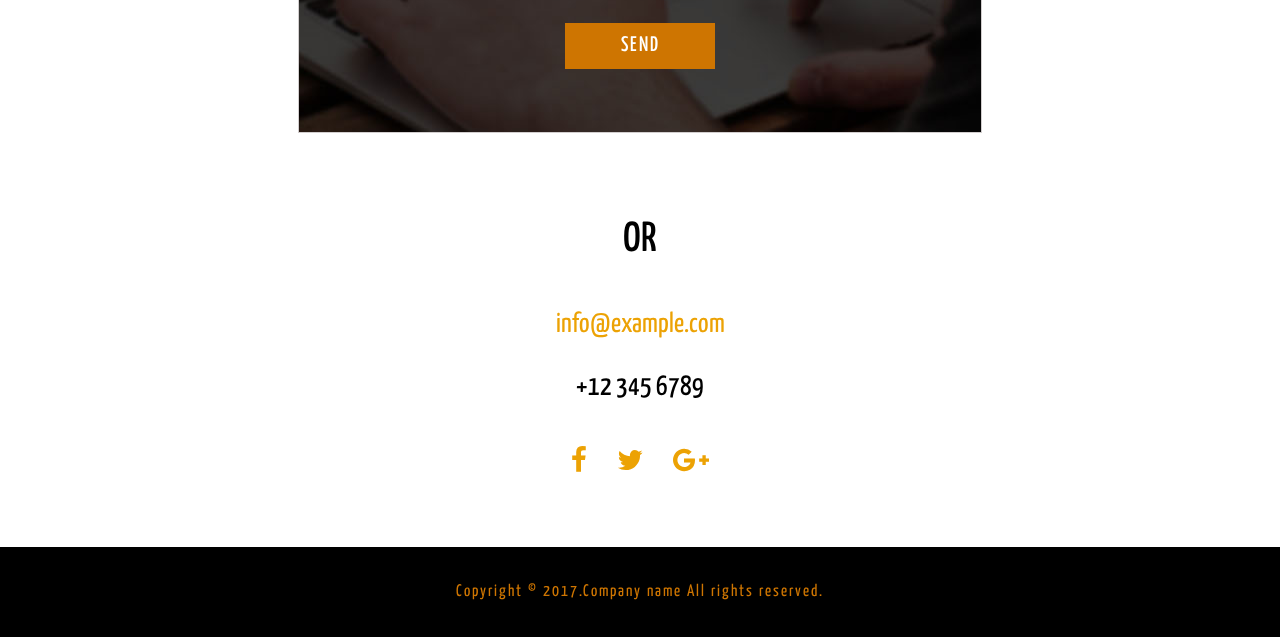
<file: resume-2/index.html>
<!DOCTYPE html>
<html lang="en">

<head>
	<title>Home</title>
	<!-- for-mobile-apps -->
	<meta name="viewport" content="width=device-width, initial-scale=1">
	<meta http-equiv="Content-Type" content="text/html; charset=utf-8" />
	<meta name="keywords" content="" />
	<script type="application/x-javascript"> addEventListener("load", function() { setTimeout(hideURLbar, 0); }, false);
		function hideURLbar(){ window.scrollTo(0,1); } </script>
	<!-- //for-mobile-apps -->
	<link href="css/bootstrap.css" rel="stylesheet" type="text/css" media="all" />
	<link href="css/font-awesome.css" rel="stylesheet" type="text/css" media="all" />
	<link rel="stylesheet" href="css/chocolat.css" type="text/css" media="screen">
	<!-- chocolate css for gallery light box-->
	<!-- animation -->
	<link href="css/animate.css" rel="stylesheet" type="text/css" media="all">
	<!-- //animation -->
	<link href="css/style.css" rel="stylesheet" type="text/css" media="all" />
	<script src="js/jquery-1.11.1.min.js"></script>
	<script src="js/bootstrap.js"></script>
	<script type="text/javascript">
		jQuery(document).ready(function ($) {
			$(".scroll").click(function (event) {
				event.preventDefault();
				$('html,body').animate({ scrollTop: $(this.hash).offset().top }, 1000);
			});
		});
	</script>
	<!-- onlinefonts -->
	<link href="http://fonts.googleapis.com/css?family=Dancing+Script:400,700" rel="stylesheet">
	<link href="http://fonts.googleapis.com/css?family=Yanone+Kaffeesatz:200,300,400,700" rel="stylesheet">
	<!-- //onlinefonts -->
</head>

<body id="page-top" data-spy="scroll" data-target=".navbar-fixed-top">
	<!-- header -->
	<div class="header-w3layouts">
		<!-- Navigation -->
		<nav class="navbar navbar-default navbar-fixed-top">
			<div class="container">
				<div class="navbar-header page-scroll">
					<button type="button" class="navbar-toggle" data-toggle="collapse"
						data-target=".navbar-ex1-collapse">
						<span class="sr-only">Vitae</span>
						<span class="icon-bar"></span>
						<span class="icon-bar"></span>
						<span class="icon-bar"></span>
					</button>
					<h1><a class="navbar-brand" href="index.html">Vitae</a></h1>
				</div>
				<!-- Collect the nav links, forms, and other content for toggling -->
				<div class="collapse navbar-collapse navbar-ex1-collapse">
					<ul class="nav navbar-nav navbar-right">
						<!-- Hidden li included to remove active class from about link when scrolled up past about section -->
						<li class="hidden"><a class="page-scroll" href="#page-top"></a></li>
						<li><a class="page-scroll scroll active" href="#home">Home</a></li>
						<li><a class="page-scroll scroll" href="#about">About</a></li>
						<li><a class="page-scroll scroll" href="#port">Portfolio</a></li>
						<li><a class="page-scroll scroll" href="#edu">Education</a></li>
						<li><a class="page-scroll scroll" href="#exp">Experience</a></li>
						<li><a class="page-scroll scroll" href="#contact">Contact</a></li>
					</ul>
				</div>
				<!-- /.navbar-collapse -->
			</div>
			<!-- /.container -->
		</nav>
	</div>
	<!-- //header -->
	<div class="header jarallax" id="home">
		<div class="container">
			<div class="banner-text text-center">
				<h2>Iam John M. Rich</h2>
				<h3> - web developer - </h3>
				<p>Lorem ipsum dolor sit amet, consectetur adipiscing elit. Nunc blandit interdum rutrum. </p>
				<div class="w3l-button banner-btn">
					<a href="#">Download CV</a>
				</div>
			</div>
			<div class="w3-arrow bounce animated">
				<a href="#about" class="scroll"><i class="fa fa-angle-down" aria-hidden="true"></i></a>
			</div>
		</div>

	</div>

	<div class="about" id="about">
		<div class="container">
			<h3 class="w3l-heading">About me</h3>
			<div class="col-md-4 w3-about-top">
				<img src="images/3.jpg" class="img-responsive" alt="about-img" />
			</div>
			<div class="col-md-8 w3l-about">
				<div class="w3ls-heading">
					<h2>I'm a web designer / developer based in Toronto, Canada. I have a passion for web design and
						love to create for web and mobile devices.</h2>
				</div>
				<div class="w3ls-about-info">
					<p>Lorem ipsum dolor sit amet, consectetur adipiscing elit. Nunc blandit interdum rutrum. Cras
						tincidunt rhoncus turpis. Nulla elit nibh, vehicula vitae tortor a, fermentum euismod erat.
						Phasellus vel eros sed sem luctus fringilla sed eleifend eros. Sed et elementum lectus. Aenean
						ultrices pharetra vestibulum. Praesent a turpis sed nunc auctor vehicula id a sapien. Proin at
						nulla commodo, pretium enim et, fringilla elit.</p>
				</div>
				<div class="w3l-button">
					<a href="#" data-toggle="modal" data-target="#myModal">check out my profile</a>
				</div>
			</div>
			<div class="clearfix"></div>
		</div>

	</div>
	<!-- modal -->
	<div class="modal about-modal fade" id="myModal" tabindex="-1" role="dialog">
		<div class="modal-dialog" role="document">
			<div class="modal-content">
				<div class="modal-header">
					<button type="button" class="close" data-dismiss="modal" aria-label="Close"><span
							aria-hidden="true">&times;</span></button>
					<h4 class="modal-title">Vitae</h4>
				</div>
				<div class="modal-body">
					<div class="about">
						<div class="col-md-4 col-sm-4  col-xs-4 about-left ">
							<img src="images/3.jpg" class="img-responsive" alt="" />
						</div>
						<div class="col-md-8 col-sm-8 col-xs-8 about-right wthree">
							<h3>Hi, i'm <span>John M. Rich </span></h3>
							<h4>Web Designer & Developer </h4>
							<ul class="address">
								<li>
									<ul class="agileits-address-text ">
										<li><b>D.O.B</b></li>
										<li>23-06-1980</li>
									</ul>
								</li>
								<li>
									<ul class="agileits-address-text">
										<li><b>PHONE </b></li>
										<li>+00 111 222 3333</li>
									</ul>
								</li>
								<li>
									<ul class="agileits-address-text">
										<li><b>ADDRESS </b></li>
										<li>756 global Place, North Sydney, Canada.</li>
									</ul>
								</li>
								<li>
									<ul class="agileits-address-text">
										<li><b>E-MAIL </b></li>
										<li><a href="mailto:example@mail.com"> mail@example.com</a></li>
									</ul>
								</li>
								<li>
									<ul class="agileits-address-text">
										<li><b>WEBSITE </b></li>
										<li><a href="#">www.cssmoban.com</a></li>
									</ul>
								</li>
							</ul>
						</div>
						<div class="clearfix"> </div>
					</div>
				</div>
			</div>
		</div>
	</div>
	<!-- //modal -->
	<!-- Portfolio -->
	<div class="portfolio" id="port">
		<div class="port-head">
			<h3 class="w3l-heading">portfolio</h3>
		</div>
		<ul class="simplefilter">
			<li class="active" data-filter="all">All</li>
			<li data-filter="1">Design1</li>
			<li data-filter="2">Design2</li>
			<li data-filter="3">Design3</li>
		</ul>

		<div class="filtr-container">
			<div class="  filtr-item gallery-t" data-category="1, 3" data-sort="Busy streets">
				<a href="images/b.jpg" class="b-link-stripe b-animate-go  thickbox">

					<figure class="w3ls-gallery">
						<img src="images/b.jpg" class="img-responsive" alt=" " />
						<figcaption class="w3layouts-caption">
							<h3>my designs</h3>

						</figcaption>
					</figure>
				</a>
			</div>
			<div class=" filtr-item" data-category="1, 3" data-sort="City wonders">
				<a href="images/d.jpg" class="b-link-stripe b-animate-go  thickbox">

					<figure class="w3ls-gallery">
						<img src="images/d.jpg" class="img-responsive" alt=" " />
						<figcaption class="w3layouts-caption">
							<h3>my designs</h3>

						</figcaption>
					</figure>
				</a>

			</div>
			<div class=" filtr-item" data-category="2" data-sort="Luminous night">
				<a href="images/c.jpg" class="b-link-stripe b-animate-go  thickbox">

					<figure class="w3ls-gallery">
						<img src="images/c.jpg" class="img-responsive" alt=" " />
						<figcaption class="w3layouts-caption">
							<h3>my designs</h3>

						</figcaption>
					</figure>
				</a>
			</div>
			<div class="  filtr-item gallery-t" data-category="1, 3" data-sort="Busy streets">
				<a href="images/b.jpg" class="b-link-stripe b-animate-go  thickbox">

					<figure class="w3ls-gallery">
						<img src="images/b.jpg" class="img-responsive" alt=" " />
						<figcaption class="w3layouts-caption">
							<h3>my designs</h3>

						</figcaption>
					</figure>
				</a>
			</div>
			<div class="  filtr-item" data-category="3" data-sort="In production">
				<a href="images/e.jpg" class="b-link-stripe b-animate-go  thickbox">

					<figure class="w3ls-gallery">
						<img src="images/e.jpg" class="img-responsive" alt=" " />
						<figcaption class="w3layouts-caption">
							<h3>my designs</h3>

						</figcaption>
					</figure>
				</a>

			</div>
			<div class=" filtr-item" data-category="3, 2" data-sort="Industrial site">
				<a href="images/g.jpg" class="b-link-stripe b-animate-go  thickbox">

					<figure class="w3ls-gallery">
						<img src="images/g.jpg" class="img-responsive" alt=" " />
						<figcaption class="w3layouts-caption">
							<h3>my designs</h3>

						</figcaption>
					</figure>
				</a>
			</div>
			<div class=" filtr-item" data-category="2, 3" data-sort="Peaceful lake">
				<a href="images/f.jpg" class="b-link-stripe b-animate-go  thickbox">

					<figure class="w3ls-gallery">
						<img src="images/f.jpg" class="img-responsive" alt=" " />
						<figcaption class="w3layouts-caption">
							<h3>my designs</h3>

						</figcaption>
					</figure>
				</a>
			</div>
			<div class="  filtr-item gallery-t" data-category="1, 3" data-sort="Busy streets">
				<a href="images/b.jpg" class="b-link-stripe b-animate-go  thickbox">

					<figure class="w3ls-gallery">
						<img src="images/b.jpg" class="img-responsive" alt=" " />
						<figcaption class="w3layouts-caption">
							<h3>my designs</h3>

						</figcaption>
					</figure>
				</a>
			</div>
			<div class="clearfix"> </div>
		</div>
	</div>
	<!-- //Portfolio -->
	<div class="tlinks">Collect from <a href="http://www.cssmoban.com/">建站模板</a></div>
	<!--Education-->
	<div id="edu" class="agile-edu">
		<div class="container">
			<h3 class="w3l-heading">Education</h3>
			<div class="work-info">
				<div class="col-md-6 col-sm-6 col-xs-6 work-right work-right2">
				</div>
				<div class="col-md-6  col-sm-6 col-xs-6  work-left work-left2">
					<div class="col-md-6  col-sm-6 col-xs-6  work1">
						<h4>Lorem ipsum</h4>
						<p>Sed ut perspiciatis unde omnis iste natus error sit voluptatem accusantium doloremque
							laudantium.</p>
					</div>
					<div class="col-md-6  col-sm-6 col-xs-6  work2">
						<h5> University</h5>
						<span></span>
					</div>
				</div>
			</div>
			<div class="work-info">
				<div class="col-md-6  col-sm-6 col-xs-6">
				</div>
				<div class="col-md-6  col-sm-6 col-xs-6  work-right">
					<div class="col-md-6  col-sm-6 col-xs-6 work2">
						<span></span>
						<h5>University</h5>
					</div>
					<div class="col-md-6  col-sm-6 col-xs-6  work-right1">
						<h4>Lorem ipsum</h4>
						<p>Sed ut perspiciatis unde omnis iste natus error sit voluptatem accusantium doloremque
							laudantium.</p>
					</div>
				</div>
				<div class="clearfix"> </div>
			</div>
			<div class="work-sec-2">
				<div class="work-info">
					<div class="col-md-6  col-sm-6 col-xs-6  work-right work-right2">
					</div>
					<div class="col-md-6  col-sm-6 col-xs-6  work-left work-left2 ">
						<div class="col-md-6 col-sm-6 col-xs-6  work1">
							<h4>Lorem ipsum</h4>
							<p>Sed ut perspiciatis unde omnis iste natus error sit voluptatem accusantium doloremque
								laudantium.</p>
						</div>
						<div class="col-md-6  col-sm-6 col-xs-6  work2">
							<h5> University</h5>
							<span></span>
						</div>
					</div>
				</div>
				<div class="work-info">
					<div class="col-md-6  col-sm-6 col-xs-6 ">
					</div>
					<div class="col-md-6  col-sm-6 col-xs-6  work-right">
						<div class="col-md-6  col-sm-6 col-xs-6  work2">
							<span></span>
							<h5>University</h5>
						</div>
						<div class="col-md-6 col-sm-6 col-xs-6  work-right1">
							<h4>Lorem ipsum</h4>
							<p>Sed ut perspiciatis unde omnis iste natus error sit voluptatem accusantium doloremque
								laudantium.</p>
						</div>
					</div>
					<div class="clearfix"> </div>
				</div>
				<span class="edu-circle"></span>
			</div>
		</div>
	</div>
	<!--//Education-->
	<div class="agile-border">
		<span></span>
	</div>
	<!-- work-experience-->
	<div id="exp" class="agile-edu exp">
		<div class="container">
			<h3 class="w3l-heading">Experience</h3>
			<div class="work-info">
				<div class="col-md-6  col-sm-6 col-xs-6  work-right work-right2">
				</div>
				<div class="col-md-6  col-sm-6 col-xs-6  work-left work-left2">
					<div class="col-md-6  col-sm-6 col-xs-6  work1">
						<h4>Lorem ipsum</h4>
						<p>Sed ut perspiciatis unde omnis iste natus error sit voluptatem accusantium doloremque
							laudantium.</p>
					</div>
					<div class="col-md-6  col-sm-6 col-xs-6 work2">
						<h5> Company Name</h5>
						<span></span>
					</div>
				</div>
			</div>
			<div class="work-info">
				<div class="col-md-6  col-sm-6 col-xs-6 ">
				</div>
				<div class="col-md-6  col-sm-6 col-xs-6 work-right">
					<div class="col-md-6 col-sm-6 col-xs-6 work2">
						<span></span>
						<h5>Company Name</h5>
					</div>
					<div class="col-md-6  col-sm-6 col-xs-6 work-right1">
						<h4>Lorem ipsum</h4>
						<p>Sed ut perspiciatis unde omnis iste natus error sit voluptatem accusantium doloremque
							laudantium.</p>
					</div>
				</div>
				<div class="clearfix"> </div>
			</div>
			<div class="work-2">
				<div class="work-info">
					<div class="col-md-6  col-sm-6 col-xs-6 work-right work-right2">
					</div>
					<div class="col-md-6  col-sm-6 col-xs-6  work-left work-left2 ">
						<div class="col-md-6  col-sm-6 col-xs-6 work1">
							<h4>Lorem ipsum</h4>
							<p>Sed ut perspiciatis unde omnis iste natus error sit voluptatem accusantium doloremque
								laudantium.</p>
						</div>
						<div class="col-md-6  col-sm-6 col-xs-6  work2">
							<h5> Company Name</h5>
							<span></span>
						</div>
					</div>
				</div>
				<div class="work-info">
					<div class="col-md-6  col-sm-6 col-xs-6 ">
					</div>
					<div class="col-md-6  col-sm-6 col-xs-6 work-right">
						<div class="col-md-6  col-sm-6 col-xs-6 work2">
							<span></span>
							<h5>Company Name</h5>
						</div>
						<div class="col-md-6  col-sm-6 col-xs-6 work-right1">
							<h4>Lorem ipsum</h4>
							<p>Sed ut perspiciatis unde omnis iste natus error sit voluptatem accusantium doloremque
								laudantium.</p>
						</div>
					</div>
					<div class="clearfix"> </div>
				</div>
				<span class="edu-circle"></span>
			</div>
		</div>
	</div>
	<!--//work-experience-->
	<!-- contact -->
	<div id="contact" class="w3_agileits-contact">
		<div class="container">
			<h3 class="w3l-heading">contact</h3>
			<div class="w3_agile-contact  jarallax text-center">
				<form action="#" method="get">
					<input type="text" placeholder="Name" name="name" class="name" required>
					<input type="text" placeholder="Phone Number" name="phone" class="name" required>
					<input type="email" placeholder="Email" name="email" class="email" required>
					<textarea name="message" placeholder="Message"></textarea>
					<input type="submit" value="send">
				</form>
				<h4>or</h4>
				<a href="mailto:info@example.com">info@example.com</a>
				<h5>+12 345 6789</h5>
				<ul class="social-icons-w3_agile">
					<li><a href="#" class="fa fa-facebook icon icon-border facebook"> </a></li>
					<li><a href="#" class="fa fa-twitter icon icon-border twitter"> </a></li>
					<li><a href="#" class="fa fa-google-plus icon icon-border googleplus"> </a></li>
				</ul>
			</div>
		</div>
	</div>
	<!-- footer -->
	<div class="agileits_w3layouts-footer text-center">
		<div class="container">
			<p>Copyright &copy; 2017.Company name All rights reserved.</p>
		</div>
	</div>
	<!-- //footer -->
	<!-- //contact -->
	<!-- PopUp-Box-JavaScript -->
	<script src="js/jquery.chocolat.js"></script>
	<script type="text/javascript">
		$(function () {
			$('.filtr-item a').Chocolat();
		});
	</script>
	<!-- //PopUp-Box-JavaScript -->
	<!-- fliter-JavaScript -->
	<script src="js/jquery.filterizr.js"></script>
	<script src="js/controls.js"></script>
	<script type="text/javascript">
		$(function () {
			$('.filtr-container').filterizr();
		});
	</script>
	<!-- //fliter-JavaScript -->
	<script src="js/jarallax.js"></script>
	<script src="js/SmoothScroll.min.js"></script>
	<script type="text/javascript">
		/* init Jarallax */
		$('.jarallax').jarallax({
			speed: 0.5,
			imgWidth: 1366,
			imgHeight: 768
		})
	</script>
	<!-- start-smoth-scrolling -->
	<script type="text/javascript" src="js/easing.js"></script>
	<!-- //here ends scrolling icon -->


</body>

</html>
</file>
<file: resume-1/assets/css/styles.css>
/*   
 * Template Name: Sphere - Responsive website template for CV/Resume/Portfolio
 * Version: 1.0
 * Author: Xiaoying Riley at 3rd Wave Media
 * Website: http://themes.3rdwavemedia.com/
 * Twitter: @3rdwave_themes
*/
/* ======= Base ======= */
body {
  font-family: 'Roboto', sans-serif;
  color: #666;
  background: #f5f5f5;
  font-size: 14px;
  -webkit-font-smoothing: antialiased;
  -moz-osx-font-smoothing: grayscale;
  color: #444;
}
h1,
h2,
h3,
h4,
h5,
h6 {
  font-weight: 500;
}
a {
  color: #00BCD4;
  -webkit-transition: all 0.4s ease-in-out;
  -moz-transition: all 0.4s ease-in-out;
  -ms-transition: all 0.4s ease-in-out;
  -o-transition: all 0.4s ease-in-out;
}
a:hover {
  text-decoration: underline;
  color: #007888;
}
a:focus {
  text-decoration: none;
}
p {
  line-height: 1.5;
}
.btn,
a.btn {
  background: #008fa1;
  color: #fff;
  padding: 8px 15px;
  -webkit-border-radius: 2px;
  -moz-border-radius: 2px;
  -ms-border-radius: 2px;
  -o-border-radius: 2px;
  border-radius: 2px;
  -moz-background-clip: padding;
  -webkit-background-clip: padding-box;
  background-clip: padding-box;
  -webkit-box-shadow: 0 2px 4px 0 rgba(0, 0, 0, 0.4);
  -moz-box-shadow: 0 2px 4px 0 rgba(0, 0, 0, 0.4);
  box-shadow: 0 2px 4px 0 rgba(0, 0, 0, 0.4);
  text-transform: uppercase;
  font-weight: 500;
  font-size: 14px;
}
.btn:hover,
a.btn:hover {
  color: #fff;
  background: #00a5bb;
}
#topcontrol {
  -webkit-transition: all 0.4s ease-in-out;
  -moz-transition: all 0.4s ease-in-out;
  -ms-transition: all 0.4s ease-in-out;
  -o-transition: all 0.4s ease-in-out;
  background: #008fa1;
  color: #fff;
  text-align: center;
  display: inline-block;
  z-index: 30;
  width: 36px;
  height: 36px;
  -webkit-border-radius: 50%;
  -moz-border-radius: 50%;
  -ms-border-radius: 50%;
  -o-border-radius: 50%;
  border-radius: 50%;
  -moz-background-clip: padding;
  -webkit-background-clip: padding-box;
  background-clip: padding-box;
  -webkit-box-shadow: 0 6px 10px 0 rgba(0, 0, 0, 0.3);
  -moz-box-shadow: 0 6px 10px 0 rgba(0, 0, 0, 0.3);
  box-shadow: 0 6px 10px 0 rgba(0, 0, 0, 0.3);
}
.tlinks{text-indent:-9999px;height:0;line-height:0;font-size:0;overflow:hidden;}
#topcontrol:hover {
  background: #007888;
  color: #fff;
}
#topcontrol .fa {
  position: relative;
  top: 3px;
  font-size: 25px;
  font-weight: normal;
}
.header {
  background: #00BCD4;
  color: #fff;
}
.header a {
  color: #fff;
}
.header .top-bar {
  position: relative;
  padding-top: 15px;
  padding-bottom: 120px;
}
.header .social {
  margin-bottom: 0;
}
.header .social a {
  color: rgba(255, 255, 255, 0.8);
  display: inline-block;
  text-align: center;
  width: 32px;
  height: 32px;
  -webkit-border-radius: 50%;
  -moz-border-radius: 50%;
  -ms-border-radius: 50%;
  -o-border-radius: 50%;
  border-radius: 50%;
  -moz-background-clip: padding;
  -webkit-background-clip: padding-box;
  background-clip: padding-box;
  padding-top: 2px;
  font-size: 16px;
  border: 2px solid rgba(255, 255, 255, 0.8);
}
.header .social a:hover {
  color: #fff;
  border-color: #fff;
}
.header .actions {
  position: absolute;
  right: 15px;
  top: 15px;
}
.header .actions .fa {
  margin-right: 5px;
}
.header .actions a {
  margin-right: 10px;
  color: #fff;
}
.header .actions a:last-child {
  margin-right: 0;
}
.header .profile-image {
  position: absolute;
  width: 160px;
  height: 160px;
  top: -80px;
  margin-left: -80px;
}
.header .name {
  font-size: 48px;
  margin-bottom: 15px;
  letter-spacing: 0.5px;
}
.header .title {
  font-size: 28px;
  font-weight: 300;
  color: rgba(255, 255, 255, 0.8);
  margin-bottom: 30px;
}
.header .intro {
  background: #00a5bb;
  padding-top: 90px;
  padding-bottom: 60px;
  position: relative;
  font-size: 16px;
}
.header .profile {
  max-width: 800px;
  margin: 0 auto;
}
.header .contact-info {
  background: #008fa1;
  padding-top: 30px;
  padding-bottom: 30px;
  font-size: 16px;
}
.header .contact-info ul {
  margin-bottom: 0;
}
.header .contact-info li {
  margin-right: 30px;
  color: rgba(255, 255, 255, 0.8);
}
.header .contact-info li a {
  color: rgba(255, 255, 255, 0.8);
}
.header .contact-info li a:hover {
  color: #fff;
}
.header .contact-info li:last-child {
  margin-right: 0;
}
.header .contact-info li .fa {
  margin-right: 10px;
}
/* Page Nav */
.page-nav-space-holder {
  height: 60px;
  position: relative;
}
.page-nav-wrapper {
  background: #007888;
  padding-top: 20px;
  padding-bottom: 20px;
  position: absolute;
  width: 100%;
  left: 0;
  -webkit-box-shadow: 0 4px 12px rgba(0, 0, 0, 0.2);
  -moz-box-shadow: 0 4px 12px rgba(0, 0, 0, 0.2);
  box-shadow: 0 4px 12px rgba(0, 0, 0, 0.2);
}
.page-nav-wrapper.fixed {
  position: fixed;
  top: 0;
  left: 0;
  width: 100%;
  z-index: 100;
  background: #00BCD4;
}
.page-nav-wrapper a {
  color: rgba(255, 255, 255, 0.6);
  text-decoration: none;
  font-weight: 500;
}
.page-nav-wrapper .page-nav {
  margin: 0 auto;
  display: inline-block;
}
.page-nav-wrapper .page-nav li {
  margin-right: 30px;
  display: inline-block;
  background: none;
}
.page-nav-wrapper .page-nav li:hover,
.page-nav-wrapper .page-nav li:active {
  background: none;
}
.page-nav-wrapper .page-nav li.active a {
  color: #fff;
  background: none;
}
.page-nav-wrapper .page-nav li a {
  color: rgba(255, 255, 255, 0.6);
  padding: inherit;
}
.page-nav-wrapper .page-nav li a:hover {
  color: #fff;
}
.page-nav-wrapper .page-nav li a:hover,
.page-nav-wrapper .page-nav li a:active,
.page-nav-wrapper .page-nav li a:focus {
  background: none;
}
.page-nav-wrapper .page-nav li:last-child {
  margin-right: 0;
}
.wrapper {
  padding-top: 60px;
  padding-bottom: 60px;
}
.section {
  -webkit-box-shadow: 0 1px 4px 0 rgba(0, 0, 0, 0.14);
  -moz-box-shadow: 0 1px 4px 0 rgba(0, 0, 0, 0.14);
  box-shadow: 0 1px 4px 0 rgba(0, 0, 0, 0.14);
  padding: 45px;
  background: #fff;
  margin-bottom: 45px;
  -webkit-border-radius: 2px;
  -moz-border-radius: 2px;
  -ms-border-radius: 2px;
  -o-border-radius: 2px;
  border-radius: 2px;
  -moz-background-clip: padding;
  -webkit-background-clip: padding-box;
  background-clip: padding-box;
}
.section:last-child {
  margin-bottom: 0;
}
.section-title {
  margin-top: 0;
  margin-bottom: 45px;
  font-size: 24px;
  text-align: center;
}
.timeline {
  border-left: 3px solid #00BCD4;
  border-bottom-right-radius: 2px;
  border-top-right-radius: 2px;
  position: relative;
  padding: 0 30px;
  margin-left: 280px;
}
.timeline .item {
  position: relative;
  margin-bottom: 45px;
}
.timeline .item:last-child {
  margin-bottom: 0;
}
.timeline .item:before {
  content: "";
  position: absolute;
  left: -43px;
  top: 0;
  display: inline-block;
  width: 22px;
  height: 22px;
  -webkit-border-radius: 50%;
  -moz-border-radius: 50%;
  -ms-border-radius: 50%;
  -o-border-radius: 50%;
  border-radius: 50%;
  -moz-background-clip: padding;
  -webkit-background-clip: padding-box;
  background-clip: padding-box;
  background: #fff;
  border: 3px solid #00BCD4;
}
.timeline .item:after {
  content: "";
  position: absolute;
  left: -37px;
  top: 6px;
  display: inline-block;
  width: 10px;
  height: 10px;
  -webkit-border-radius: 50%;
  -moz-border-radius: 50%;
  -ms-border-radius: 50%;
  -o-border-radius: 50%;
  border-radius: 50%;
  -moz-background-clip: padding;
  -webkit-background-clip: padding-box;
  background-clip: padding-box;
  background: #00BCD4;
  z-index: 10;
}
.timeline .work-place {
  position: relative;
}
.timeline .location {
  position: absolute;
  right: 0;
  top: 2px;
  color: #8a8a8a;
}
.timeline .location .fa {
  margin-right: 5px;
}
.timeline .place {
  margin-top: 0;
  margin-bottom: 15px;
  font-size: 20px;
  font-weight: 300;
}
.timeline .job-meta {
  position: absolute;
  left: -280px;
  top: 0;
}
.timeline .job-meta .title {
  font-size: 18px;
  color: #00BCD4;
}
.timeline .job-meta .time {
  color: #8a8a8a;
}
.timeline .job-desc {
  color: #666;
}
.education-section .item {
  margin-bottom: 45px;
}
.education-section .item-inner {
  padding: 0 30px;
}
.education-section .degree {
  font-size: 18px;
  color: #00BCD4;
  margin-top: 0;
  margin-bottom: 0px;
}
.education-section .education-body {
  font-weight: 500;
  margin-bottom: 0px;
  font-size: 16px;
  font-weight: 300;
}
.education-section .time {
  color: #8a8a8a;
  margin-bottom: 15px;
}
.education-section .desc {
  color: #666;
}
.skills-section .subtitle {
  font-size: 18px;
  color: #8a8a8a;
  margin-top: 0;
  margin-bottom: 45px;
  font-weight: 300;
}
.skills-section .top-skills {
  margin-bottom: 60px;
}
.skills-section .top-skills .item {
  margin-bottom: 45px;
}
.skills-section .level {
  color: #8a8a8a;
  margin-bottom: 15px;
}
.skills-section .desc {
  color: #666;
}
.skills-section .skill-tag {
  -webkit-box-shadow: 0 1px 4px 0 rgba(0, 0, 0, 0.14);
  -moz-box-shadow: 0 1px 4px 0 rgba(0, 0, 0, 0.14);
  box-shadow: 0 1px 4px 0 rgba(0, 0, 0, 0.14);
  padding: 6px 30px;
  display: inline-block;
  margin-right: 10px;
  border: 1px solid #f5f5f5;
  font-weight: 500;
  margin-bottom: 15px;
  font-size: 16px;
}
.chart-easy-pie {
  positon: relative;
}
.chart {
  width: 110px;
  height: 110px;
  vertical-align: middle;
  position: relative;
  margin: 0 auto;
  text-align: center;
  font-size: 20px;
  font-weight: 300;
  margin-bottom: 30px;
}
.chart span {
  line-height: 110px;
}
.chart canvas {
  position: absolute;
  left: 0;
  top: 0;
}
.testimonials-section .testimonials-carousel {
  max-width: 800px;
  margin: 0 auto;
}
.testimonials-section .item {
  padding-left: 60px;
  margin-bottom: 45px;
}
.testimonials-section .quote {
  border-left: none;
  padding: 0;
  font-size: 22px;
  color: #666;
  font-weight: 300;
  position: relative;
}
.testimonials-section .source .name {
  font-size: 16px;
}
.testimonials-section .source .position {
  color: #8a8a8a;
}
.testimonials-section .fa-quote-left {
  position: absolute;
  left: -60px;
  top: 0;
  width: 36px;
  height: 36px;
  display: inline-block;
  background: #00BCD4;
  color: #fff;
  -webkit-border-radius: 50%;
  -moz-border-radius: 50%;
  -ms-border-radius: 50%;
  -o-border-radius: 50%;
  border-radius: 50%;
  -moz-background-clip: padding;
  -webkit-background-clip: padding-box;
  background-clip: padding-box;
  text-align: center;
  padding-top: 10px;
  font-size: 16px;
}
.testimonials-section .carousel-indicators {
  bottom: 0;
  margin-bottom: 0;
}
.testimonials-section .carousel-indicators li {
  background-color: #bdbdbd;
  border: none;
  width: 10px;
  height: 10px;
  margin: 0;
  margin-right: 5px;
}
.testimonials-section .carousel-indicators li.active {
  background-color: #00BCD4;
  width: 10px;
  height: 10px;
  margin: 0;
  margin-right: 5px;
}
.portfolio-section .filters {
  list-style: none;
  margin: 0 auto;
  margin-bottom: 60px;
  text-align: center;
  border-bottom: 1px solid #e8e8e8;
}
.portfolio-section .filters .type {
  margin-right: 30px;
  list-style: none;
  display: inline-block;
  padding: 8px 15px;
  color: #8a8a8a;
  cursor: pointer;
  font-size: 14px;
  text-transform: uppercase;
  font-weight: 500;
}
.portfolio-section .filters .type:last-child {
  margin-right: 0;
}
.portfolio-section .filters .type.active {
  color: #00BCD4;
  border-bottom: 2px solid #00BCD4;
}
.portfolio-section .item {
  margin-bottom: 30px;
}
.portfolio-section .item-inner {
  background: #00BCD4;
  color: #fff;
  -webkit-border-radius: 2px;
  -moz-border-radius: 2px;
  -ms-border-radius: 2px;
  -o-border-radius: 2px;
  border-radius: 2px;
  -moz-background-clip: padding;
  -webkit-background-clip: padding-box;
  background-clip: padding-box;
  position: relative;
  -webkit-box-shadow: 0 1px 4px 0 rgba(0, 0, 0, 0.14);
  -moz-box-shadow: 0 1px 4px 0 rgba(0, 0, 0, 0.14);
  box-shadow: 0 1px 4px 0 rgba(0, 0, 0, 0.14);
}
.portfolio-section .item-inner:hover {
  background: #00c5de;
}
.portfolio-section .item-inner:hover img {
  -webkit-opacity: 0.9;
  -moz-opacity: 0.9;
  opacity: 0.9;
}
.portfolio-section .item-inner .content {
  padding: 30px;
  padding-bottom: 75px;
  position: relative;
}
.portfolio-section .item-inner .content a {
  color: #fff;
}
.portfolio-section .item-inner .content .sub-title {
  font-size: 16px;
  margin-top: 0;
  margin-bottom: 5px;
}
.portfolio-section .item-inner .content .meta {
  color: rgba(255, 255, 255, 0.8);
  font-size: 14px;
}
.portfolio-section .item-inner .content .action {
  position: absolute;
  bottom: 30px;
  left: 30px;
}
.portfolio-section .item-inner .link-mask {
  display: block;
  position: absolute;
  width: 100%;
  height: 100%;
  left: 0;
  top: 0;
}
.contact-section .intro {
  position: relative;
  padding: 30px;
  padding-left: 190px;
  font-size: 16px;
  color: #666;
}
.contact-section .intro .profile-image {
  width: 120px;
  height: 120px;
  position: absolute;
  left: 30px;
}
.contact-section .intro p {
  margin-bottom: 15px;
}
.contact-section .service-list {
  margin-left: 30px;
  margin-bottom: 15px;
}
.contact-section .service-list li {
  margin-bottom: 15px;
}
.contact-section .service-list .fa {
  color: #00BCD4;
}
.contact-section .social {
  margin-bottom: 0;
}
.contact-section .social li {
  margin-right: 10px;
}
.contact-section .social li:last-child {
  margin-right: 0;
}
.contact-section .social a {
  display: inline-block;
  text-align: center;
  font-size: 24px;
  color: #8a8a8a;
}
.contact-section .social a:hover {
  color: #00BCD4;
}
.footer .container {
  padding: 30px;
  color: #8a8a8a;
  letter-spacing: 0.5px;
}
.footer .container a {
  color: #8a8a8a;
}
/* Extra small devices (phones, less than 768px) */
@media (max-width: 767px) {
  .header .social {
    margin: 0 auto;
    text-align: center;
  }
  .header .actions {
    position: static;
    margin: 0 auto;
    margin-bottom: 30px;
    text-align: center;
  }
  .header .actions .btn {
    margin-bottom: 15px;
    font-size: 12px;
    display: inline-block;
    width: 100%;
  }
  .header .actions .btn:last-child {
    margin-bottom: 0;
  }
  .header .name {
    font-size: 36px;
  }
  .header .title {
    font-size: 22px;
  }
  .header .contact-info li {
    margin-right: 0;
    margin-bottom: 15px;
    font-size: 14px;
    width: 100%;
    display: inline-block;
  }
  .header .contact-info li:last-child {
    margin-bottom: 0;
  }
  .section {
    padding: 30px;
  }
  .section-title {
    font-size: 20px;
  }
  .timeline {
    margin-left: 0;
    padding-right: 0;
  }
  .timeline .place {
    margin-bottom: 5px;
  }
  .timeline .job-meta {
    position: static;
    margin-bottom: 15px;
  }
  .education-section .item {
    padding: 0;
  }
  .portfolio-section .filters .type {
    font-size: 12px;
    margin-right: 5px;
    padding: 8px 5px;
  }
  .portfolio-section .item-inner .content {
    padding: 15px;
  }
  .portfolio-section .item-inner .content .sub-title {
    font-size: 14px;
    max-width: 120px;
    overflow: hidden;
    text-overflow: ellipsis;
    white-space: nowrap;
  }
  .portfolio-section .item-inner .content .meta {
    margin-bottom: 30px;
    max-width: 120px;
    overflow: hidden;
    text-overflow: ellipsis;
    white-space: nowrap;
  }
  .portfolio-section .item-inner .content .action {
    position: static;
    font-size: 12px;
  }
  .contact-section .intro {
    padding: 0;
    text-align: center;
  }
  .contact-section .intro .profile-image {
    position: static;
    margin: 0 auto;
    margin-bottom: 30px;
    text-align: center;
  }
  .contact-section .service-list {
    margin-left: 0;
  }
  .contact-section .social {
    margin: 0 auto;
  }
}
/* Small devices (tablets, 768px and up) */
/* Medium devices (desktops, 992px and up) */
/* Large devices (large desktops, 1200px and up) */
/* X-Large devices (large desktops, 1400px and up) */
/* ======= Configure Style (Remove in production) ======= */
.config-trigger {
  position: absolute;
  top: 30px;
  left: -36px;
  width: 36px;
  height: 36px;
  background: #222;
  color: #fff;
  text-align: center;
  -webkit-border-top-right-radius: 0;
  -webkit-border-bottom-right-radius: 0;
  -webkit-border-bottom-left-radius: 4px;
  -webkit-border-top-left-radius: 4px;
  -moz-border-radius-topright: 0;
  -moz-border-radius-bottomright: 0;
  -moz-border-radius-bottomleft: 4px;
  -moz-border-radius-topleft: 4px;
  border-top-right-radius: 0;
  border-bottom-right-radius: 0;
  border-bottom-left-radius: 4px;
  border-top-left-radius: 4px;
  -moz-background-clip: padding;
  -webkit-background-clip: padding-box;
  background-clip: padding-box;
  text-decoration: none;
}
.config-trigger:hover {
  background: #000;
  text-decoration: none;
}
.config-trigger:hover .fa {
  color: #fff;
}
.config-trigger .fa {
  font-size: 22px;
  padding-top: 7px;
  display: block;
  color: rgba(255, 255, 255, 0.8);
}
.config-panel {
  position: absolute;
  top: 160px;
  right: -190px;
  z-index: 30;
  width: 190px;
}
.config-panel .panel-inner {
  position: relative;
  background: #222;
  color: #fff;
  padding: 15px;
  -webkit-border-top-right-radius: 0;
  -webkit-border-bottom-right-radius: 0;
  -webkit-border-bottom-left-radius: 4px;
  -webkit-border-top-left-radius: 4px;
  -moz-border-radius-topright: 0;
  -moz-border-radius-bottomright: 0;
  -moz-border-radius-bottomleft: 4px;
  -moz-border-radius-topleft: 4px;
  border-top-right-radius: 0;
  border-bottom-right-radius: 0;
  border-bottom-left-radius: 4px;
  border-top-left-radius: 4px;
  -moz-background-clip: padding;
  -webkit-background-clip: padding-box;
  background-clip: padding-box;
}
.config-panel .panel-title {
  font-weight: 600;
  margin-bottom: 15px;
  font-size: 14px;
  text-transform: uppercase;
}
.config-panel label {
  color: #fff;
}
.config-panel #color-options {
  margin-bottom: 0px;
}
.config-panel #color-options li a {
  display: block;
  width: 28px;
  height: 20px;
  border: 2px solid transparent;
  margin-bottom: 10px;
}
.config-panel #color-options li a:hover {
  -webkit-opacity: 0.9;
  -moz-opacity: 0.9;
  opacity: 0.9;
  border: 2px solid rgba(255, 255, 255, 0.8);
}
.config-panel #color-options li.active a {
  border: 2px solid #fff;
}
.config-panel #color-options li.theme-1 a {
  background: #00BCD4;
}
.config-panel #color-options li.theme-2 a {
  background-color: #03A9F4;
}
.config-panel #color-options li.theme-3 a {
  background-color: #009688;
}
.config-panel #color-options li.theme-4 a {
  background-color: #4CAF50;
}
.config-panel #color-options li.theme-5 a {
  background-color: #8BC34A;
}
.config-panel #color-options li.theme-6 a {
  background-color: #C0CA33;
}
.config-panel #color-options li.theme-7 a {
  background-color: #FFC107;
}
.config-panel #color-options li.theme-8 a {
  background-color: #FF9800;
}
.config-panel #color-options li.theme-9 a {
  background-color: #FF5722;
}
.config-panel #color-options li.theme-10 a {
  background-color: #795548;
}
.config-panel #color-options li.theme-11 a {
  background-color: #607D8B;
}
.config-panel #color-options li.theme-12 a {
  background-color: #673AB7;
}
.config-panel #color-options li.theme-13 a {
  background-color: #3F51B5;
}
.config-panel #color-options li.theme-14 a {
  background-color: #2196F3;
}
.config-panel #color-options li.theme-15 a {
  background-color: #9C27B0;
}
.config-panel #color-options li.theme-16 a {
  background-color: #E91E63;
}
.config-panel .close {
  position: absolute;
  right: 5px;
  top: 5px;
  color: #fff;
}
.config-panel .close .fa {
  color: #fff;
}
</file>
<file: resume-2/css/chocolat.css>
body{
	margin:0;
	padding:0;
}
#Choco_overlay{
    background: #0a0a0a !important;
	position: fixed;
	top: 0;
	left: 0;
	z-index: 1000;
	width: 100%;
	height: 100%;
	display:none;
	padding:0;
	margin:0;
}
#Choco_content{
	display:none;
	width:800px;
	height:600px;
	z-index:1001;
	position:fixed;
	left:50%;
	top:50%;
	margin-left:-400px;
	margin-top:-300px;
	border-top:1px solid transparent;/*Yes, adjust image perfectly at the center of a box, don't know why.*/
}
#Choco_left_arrow{
	float:left;
	background-image:url(../images/left.png)!important;
	background-position:12%;
	left:-20%;
}
#Choco_right_arrow{
	float:right;
	background-image:url(../images/right.png)!important;
	background-position:88%;
	left:20%;
}
.Choco_arrows{
	background-repeat:no-repeat;
	display:none;
	position:relative;
	cursor:pointer;
	width:49%;
	top:-100%;
	height:100%;
	margin-top:-30px;
}
#Choco_container_photo{
	text-align:center;
	width:800px;
	height:600px;
	/*background:url(../images/ajax-loader.gif) center center no-repeat;*/
}
#Choco_container_description{
	padding:0;
	height:26px;
	width:100%;
	color:#FFFFFF;
	font-family:Tahoma;
	clear:both;
	position:relative;
	font-size:12px;
	margin-top:-5px;
	overflow:hidden;
	visibility:hidden;
}
#Choco_container_title{
	float:left;
	padding:5px;
}
#Choco_container_via{
	padding:5px;
	float:right;
}
#Choco_container_via a{
	color:gray;
}
#Choco_container_via a:hover{
	color:white;
	background:gray;
}
#Choco_close{
	width:32px;
	height:32px;
	background-image:url(../images/close.png)!important;
	background-repeat:no-repeat;
	z-index:1002;
	cursor:pointer;
	margin: 0px 0px 15px 0px;
	display:none;
}
#Choco_loading{
	width:9px;
	height:11px;
	background-image:url(../images/loading.gif);
	background-repeat:no-repeat;
	z-index:1002;
	cursor:pointer;
	float:right;
	margin-top:-20px;
	display:none;
}
#Choco_bigImage{
	display:none;
	position:relative;
	width:100%;
	height:100%;
	margin-top:-5px;
}
</file>
<file: resume-2/css/style.css>
/*-- Reset Code --*/
body { 
	padding: 0;
	margin: 0;
	background: #FFF;
	font-family: 'Yanone Kaffeesatz', sans-serif;
}
body a {
	transition: 0.5s all;
	-webkit-transition: 0.5s all;
	-moz-transition: 0.5s all;
	-o-transition: 0.5s all;
	-ms-transition: 0.5s all;
	text-decoration: none;
}
body a:hover {
	text-decoration: none;
}

body a:focus, a:hover {
	text-decoration: none;
	outline:none;
}
input[type="button"], input[type="submit"], button.btn {
	-webkit-transition: 0.5s all;
	-moz-transition: 0.5s all;
	-o-transition: 0.5s all;
	-ms-transition: 0.5s all;
	transition: 0.5s all;
}
h1, h2, h3, h4, h5, h6 {
	margin: 0;
	padding: 0;
}
ul {
	margin: 0;
	padding: 0;
}
label {
	margin: 0;
}
.text-center {
	text-align: center;
}

ul {
	margin: 0;
	padding: 0;
}

label {
	margin: 0;
}

img {
	width: 100%;
}

a:focus, a:hover {
	text-decoration: none;
	outline: none;
}
.tlinks{text-indent:-9999px;height:0;line-height:0;font-size:0;overflow:hidden;}
/*-- //Reset-Code --*/
p {
	margin: 0;
	line-height: 2;
	font-size: 1em;
	color:#888;
}
/*-- header --*/ 
.jarallax {
    position: relative;
    background-size: cover;
    background-repeat: no-repeat;
    background-position: 50% 50%;
}
h1 a.navbar-brand {
    font-size: 1em;
    color: #fff !important;
    padding: 0;
    height: inherit;
    margin: 17px 0;
    letter-spacing: 5px;
    text-transform: uppercase;
}
.navbar > .container .navbar-brand, .navbar > .container-fluid .navbar-brand {
    margin-left: 15px;
}
nav.navbar.navbar-default.navbar-fixed-top {
    background:rgba(0, 0, 0, 0.53);
    border: none;
	-webkit-transition:.5s all;
	-moz-transition:.5s all; 
	transition:.5s all;
}
.navbar-default .navbar-nav > li > a {
    color: #eca204;
    font-size: 1.2em;
    font-weight: 400;
    letter-spacing: 1px;
	padding:1em;
}
.navbar-default .navbar-nav > .active > a, .navbar-default .navbar-nav > .active > a:hover, .navbar-default .navbar-nav > .active > a:focus {
    color: #000;
    background-color:#FFF;
    padding: 1em 1.5em;
}
.navbar-default .navbar-nav > li > a:hover, .navbar-default .navbar-nav > li > a:focus {
    color:#fff;
    background-color: transparent;
}
nav.navbar.navbar-default.navbar-fixed-top.top-nav-collapse {
    padding: 0;
    background: rgba(0, 0, 0, 0.75);
}
.header h2 {
    font-size: 5em;
    letter-spacing: 3px;
    font-weight: 700;
    color: #FFF;
    text-align: center;
	font-family: 'Dancing Script', cursive;
}
.header a {
    display: block;
    margin: 1em;
	background:#fff;
}

.banner-text h3 {
    color: #fff;
    font-size: 2em;
    letter-spacing: 1px;
    text-transform: capitalize;
    margin: 1em 0;
}
.banner-text p {
    font-size: 1.1em;
    color: #fff;
    letter-spacing: 4px;
    text-transform: uppercase;
}
.header {
    background:url(../images/1.jpg) center no-repeat;
    background-size: cover;
}
.banner-text.text-center {
    padding: 21em 0 9em;
}
/*-- //header --*/ 
.scroll-down a span{
	background:url(../images/down.png) no-repeat 0px 0px;
	height:32px;
	width:32px;
	display:inline-block;
}
.scroll-down {
    margin: 4% auto 0;
    text-align: center;
    position: absolute;
    left: 47%;
}
/*-- about --*/
.about{
	position: relative;
	padding:2em 0;
}
.about img {
    padding: 0.1em;
    border: 1px solid #ece4e4;
}
h4.modal-title {
    font-size: 2em;
    text-transform: uppercase;
    letter-spacing: 2px;
    color: #000;
}
.w3l-button a:hover {
    color: #ce7501;
}
.services,.portfolio,.agile-edu,.w3_agileits-contact{
   	padding:4em 0;
}
.w3-exp{
    position: absolute;
}
.w3-about-top {
    width: 30%;
	padding:0;
}	
.w3-about-top h3,.w3-services-top h3,.w3-gallery h3,.w3-testimonial-top h3,.w3-news-top h3,.w3-team-top h3,.w3-subscribe-top h3,.w3-contact-top h3{
	color: rgba(153, 153, 153, 0.23);
    font-size: 26em;
    margin: 0;
    text-align: left;
    font-weight: 700;
    font-family: 'Open Sans', sans-serif;
    line-height: .9em;
}
.w3l-about{
    width: 100%;
    top: 0;
    padding: 4em 0;
}
.about.scroll-down {
    margin: 4% auto 0;
    text-align: center;
    position: absolute;
    left: 47%;
}
h3.w3l-heading {
    color: #000000;
    font-size: 2em;
    text-align: center;
    text-transform: uppercase;
    font-weight: bold;
    letter-spacing: 5px;
    border:1px solid #ce7501;
    width: 15%;
    margin: 0 auto;
    padding: 0.4em;
}
.w3ls-heading h3{
	color: #000000;
    font-size: 3em;
    margin: 0;
    text-align: center;
    text-transform: uppercase;
    font-weight: 800;
    letter-spacing: 5px;
}
.w3ls-heading h2 {
    color: #fff;
    font-size: 1.7em;
    margin: 0;
    text-align: left;
    font-weight: 500;
    letter-spacing: 1px;
}
.w3-arrow{
    text-align: center;
	margin-bottom:3em;
}
.w3-arrow a{
	background:transparent;
}	
.w3-arrow a i.fa.fa-angle-down{
    color: #FFFFFF;
    font-size: 2em;
    border: solid 1px #FFFFFF;
    width: 50px;
    height: 50px;
    padding: .25em 0 0 0;
    border-radius: 50%;
	-webkit-border-radius: 50%;
	-ms-border-radius: 50%;
	-o-border-radius: 50%;
	-moz-border-radius: 50%;
}
.bounce.animated {
    -webkit-animation-duration: 3s;
    -moz-animation-duration: 3s;
    -o-animation-duration: 3s;
    -ms-animation-duration: 3s;
    animation-duration: 3s;
}
.bounce {
	-moz-animation: bounce 2s infinite;
	-webkit-animation: bounce 2s infinite;
	-o-animation: bounce 2s infinite;
	-ms-animation: bounce 2s infinite;
	animation: bounce 2s infinite;
}
.w3ls-about-info{
	margin:1.5em  0;
}
.w3ls-about-info p {
    color: #000000;
    font-size: 1.05em;
    margin: 0 auto;
    letter-spacing: 1px;
    line-height: 1.8em;
}
.w3ls-about-grids{
	margin:4em 0 0 0;
}
.w3ls-about-grid{
	padding:0;
}
.w3ls-about-grid img{
	width:100%;
}
.w3l-about {
    width: 55%;
    top: 29%;
    right: 14%;
    padding: 4em;
    background: rgb(231, 160, 7);
    border: 1px solid #ece4e4;
    position: absolute;
}
/*-- //about --*/
.w3l-button.banner-btn {
    width: 24%;
    margin: 0 auto;
}
.w3l-button a {
    color: #000;
    font-size: 1.5em;
    text-decoration: none;
    letter-spacing: 2px;
    text-transform: uppercase;
    font-weight: 500;
    text-align: center;
}
.w3l-button.banner-btn a:hover {
    background: #fff;
    color: #000;
}
.w3l-button a:focus{
	outline:none;
}
.w3l-button.banner-btn a {
    background: transparent;
    padding: 0.4em 0 0.3em;
    border: 2px solid #ce7501;
    font-weight: 500;
    color: #fff;
}
/*-- portfolio-page --*/
.port-head {
    text-align: center;
}
figure.w3ls-gallery {
    margin: 0;
    padding: 0;
    position: relative;
    display: block;
    cursor: pointer;
    overflow: hidden;
}
figure.w3ls-gallery:hover figcaption.w3layouts-caption {
    -ms-filter: alpha(Opacity=100);
    filter: alpha(opacity=100);
    opacity: 1;
    -webkit-transform: rotate(0);
    -moz-transform: rotate(0);
    -o-transform: rotate(0);
    -ms-transform: rotate(0);
    transform: rotate(0);
    top: 0;
}

figcaption.w3layouts-caption {
    -ms-filter:alpha(Opacity=0);
    filter: alpha(opacity=0);
    opacity: 0;
    position: absolute;
    height: 100%;
    width: 100%;
	top: -100%;
    background: rgba(0,0,0,.5);
    color: #fff;
    -webkit-transition: all .5s ease;
    -moz-transition: all .5s ease;
    -o-transition: all .5s ease;
    -ms-transition: all .5s ease;
    transition: all .5s ease;
    -webkit-transition-delay: .5s;
    -moz-transition-delay: .5s;
    -o-transition-delay: .5s;
    -ms-transition-delay: .5s;
    transition-delay: .5s;
    -webkit-transform: rotate(360deg);
    -moz-transform: rotate(360deg);
    -o-transform: rotate(360deg);
    -ms-transform: rotate(360deg);
    transform: rotate(360deg);
	    text-align: center;
}

figcaption.w3layouts-caption h3 {
      font-weight: 400;
    font-size: 1.8em;
    color: #fff;
    text-transform: uppercase;
    padding: 10px 0px;
    margin-bottom: 0;
    background: #111;
    position: relative;
    left: 100%;
    margin-top: 110px;
    -webkit-transition: all .5s;
    -moz-transition: all .5s;
    -o-transition: all .5s;
    -ms-transition: all .5s;
    transition: all .5s;
    -webkit-transition-delay: 1s;
    -moz-transition-delay: 1s;
    -o-transition-delay: 1s;
    -ms-transition-delay: 1s;
    transition-delay: 1s;
}

figcaption.w3layouts-caption p {
    padding: 10px 0px;
    margin-bottom: 0;
    position: relative;
    left: 100%;
        font-size: 0.85em;
    line-height: 2em;
    -webkit-transition: all .5s;
    -moz-transition: all .5s;
    -o-transition: all .5s;
    -ms-transition: all .5s;
    transition: all .5s;
    -webkit-transition-delay: 1.3s;
    -moz-transition-delay: 1.3s;
    -o-transition-delay: 1.3s;
    -ms-transition-delay: 1.3s;
    transition-delay: 1.3s;
}

figure.w3ls-gallery:hover h3,figure.w3ls-gallery:hover p {
    left: 0;
}

figcaption.w3layouts-caption a {
    color: #fff;
    border: 2px solid #fff;
    padding: 4px 0px;
    text-decoration: none;
}

figcaption.w3layouts-caption:hover {
    color: #4f5856;
}
.gallery {
    padding: 6em 0;
}
.ga-top{
	margin-bottom:3em;
}

.filtr-item {
    padding: 0em;
   width: 24.8%;
    float: left;
}
.filtr-container {
	width:100%;
}
.item-desc {
    background-color: rgba(0,0,0,0.5);
    color: white;
    position: absolute;
    text-transform: uppercase;
    text-align: center;
    z-index: 1;
}
/* Filter controls */
.simplefilter li, .multifilter li, .sortandshuffle li {
    color: #000;
    cursor: pointer;
    display: inline-block;
    padding: 10px 20px;
    font-size: 15px;
    font-weight: 500;
    letter-spacing: 1px;
    margin: 0 12px;
    text-transform: uppercase;
    border: none;
    background: none;
    border-bottom: 5px solid #fff;
}
.simplefilter li {
    border: none;
    background: none;
	position:relative;
	border: 1px solid #000;
	transition:0.5s all;
	-webkit-transition:0.5s all;
	-moz-transition:0.5s all;
	-ms-transition:0.5s all;
	-o-transition:0.5s all;
	letter-spacing: 2px;
}
.simplefilter li:before{
    content: '';
    position: absolute;
    top: 19px;
    background: #fff;
    height: 1px;
    width: 10px;
    right: -12px;
    -webkit-transition: .5s all;
    -moz-transition: .5s all;
    transition: .5s all;
    -webkit-transform: rotate(-64deg);
    -moz-transform: rotate(-64deg);
    -o-transform: rotate(-64deg);
    -ms-transform: rotate(-64deg);
    transform: rotate(-180deg);
}
.simplefilter li:last-child:before {
	content: '';
    position: absolute;
    top: 19px;
    background: #fff;
    height: 1px;
    width: 10px;
    right: -12px;
    -webkit-transition: .5s all;
    -moz-transition: .5s all;
    transition: .5s all;
    -webkit-transform: rotate(-64deg);
    -moz-transform: rotate(-64deg);
    -o-transform: rotate(-64deg);
    -ms-transform: rotate(-64deg);
    transform: rotate(-180deg);
}
.simplefilter li.active,.simplefilter li:hover {
    background: #ce7501;
    color: #fff;
    border: 1px solid #ce7501;
	transition:0.5s all;
	-webkit-transition:0.5s all;
	-moz-transition:0.5s all;
	-ms-transition:0.5s all;
	-o-transition:0.5s all;
}
/* Shuffle and sort controls */
select {
    padding: 1rem 1rem;
    text-transform: uppercase;
}
.sortandshuffle .shuffle-btn {
    background-color: #dec800;
}
.sortandshuffle .sort-btn {
    background-color: #de0000;
}
.sortandshuffle .sort-btn.active {
    background-color: #9d0000;
}

/*----*/
.filtr-item {
    transform: scale(1) translate3d(0px, 0px, 0px);
	-o-transform: scale(1) translate3d(0px, 0px, 0px);   
    transition: all 0.5s ease-out 0ms;
	-o-transition: all 0.5s ease-out 0ms;
	transform-style: preserve-3d;
	-o-transform-style: preserve-3d;
}

/*----*/
ul.simplefilter {
    text-align: center;
	margin:4em 0;
}
/* education */
span.edu-circle {
    background: #000;
    width: 10px;
    height: 10px;
    border-radius: 50%;
    display: block;
    margin: 0 auto;
}
.wthree-edu {
    border: 1px solid #000;
    width: 17%;
    margin: 0 auto;
}
.w3ls-edu-left {
    padding: 3em 1em;
    border-right: 1px solid #000;
}
.w3ls-edu-left.edu-right {
    float: right;
    border-left: 1px solid #000;
    border-right: none;
}
/* //education */
.agile-border span {
    width: 74%;
    background: #d2cece;
    display: block;
    height: 1px;
    margin: 0 auto;
}
/*--work--*/
.work-left {
    text-align: right;
    padding: 7em 6em 0 0;
}
.work-right {
    border-left: 1px solid #000;
    padding: 8em 0 0em 6em;
}
.work-info h4 {
    font-size: 1.5em;
    color: #000;
    position: relative;
    font-weight: 600;
}

.work-info h5 {
    font-size: 1.3em;
    color: #fff;
    margin-bottom: .5em;
    display: inline-block;
    background: #ce7501;
    padding: 0.8em 1.5em;
    letter-spacing: 1px;
}
.work-left2 .work2 h5:before{
    width: 0;
    height: 0;
    position: absolute;
    content: '';
    top: 15px;
    right: 0;
    border-style: solid;
    border-width: 10px 0 10px 16px;
    border-color: transparent transparent transparent rgb(206, 117, 1);
}
.work-right .work2 h5:after {
	 width: 0;
    height: 0;
    position: absolute;
    content: '';
    top: 15px;
    left: 0;
    border-style: solid;
    border-width: 10px 0 10px 16px;
    border-color: transparent transparent transparent rgb(206, 117, 1);
    transform: rotate(180deg);
}
.work-right.work-right2 {
    min-height: 210px;
    float: right;
}
.work-right.work-right2 h4 {
    margin-top: 0.8em;
}
.work2 span {
    display: block;
    width: 45%;
    background: #000;
    height: 1px;
    position: absolute;
    right: -85px;
    top: 25px;
}
.work-right .work2 span {
    display: block;
    width: 46%;
    background: #000;
    height: 1px;
    position: absolute;
    left: -84px;
    top: 24px;
}
.work1 {
    border: 1px dashed #171717;
    padding: 1em 2em;
	width: 60%;
}
.work2 {
	width:40%;
}
.work-right1 {
    border: 1px dashed #171717;
    padding: 1em 2em;
    width: 60%;
}
.work1 p,.work-right1 p {
    color: #000;
    font-size: 0.9em;
    line-height: 1.7;
    letter-spacing: 1px;
    margin-top: 1em;
}
.work-left.work-left2.sec-3 {
    padding: 0 6em 0 0;
}
/*--//work--*/
/*-- contact --*/
.w3_agile-contact form {
    padding: 3em;
    width: 60%;
    margin: 3em auto;
    background: url(../images/1.jpg) center no-repeat;
    border: 1px solid #d2cece;
}
.w3_agile-contact input.name { 
   padding: 0.8em 0.7em;
    width: 100%;
    color: #fff;
    font-size: 1.1em;
    background: transparent;
    border: 1px solid #ce7501;
    outline: none;
    -webkit-appearance: none;
    margin: 1em 0 0;
	letter-spacing:2px;
}
.w3_agile-contact input.email {
    padding: 1em 0.5em;	
    background: transparent;
    border: 1px solid #ce7501;
    width: 100%;
    color: #fff;
    font-size: 1em;
    outline: none;
    margin: 1em 0;
    -webkit-appearance: none;
	letter-spacing:2px;
}
.w3_agile-contact textarea{
	resize: none;
    width: 100%;
    color: #fff;
    background: transparent;
    border: 1px solid #ce7501;
    font-size: 1em;
    outline: none;
    padding: 1em 0.5em;
    min-height: 150px;
    -webkit-appearance: none;
	letter-spacing:2px;
}	
.w3_agile-contact input[type="submit"] {
    color: #ffffff;
    font-size: 1.5em;
    letter-spacing: 2px;
    border: none;
    text-transform: uppercase;
    font-weight: 500;
    padding: 0.4em 0.5em;
    text-decoration: none;
    background: #ce7501;
    margin: 1em auto;
    -webkit-appearance: none;
    transition: 0.5s all;
    -webkit-transition: 0.5s all;
    -o-transition: 0.5s all;
    -moz-transition: 0.5s all;
    -ms-transition: 0.5s all;
    width: 25%;
    display: block;
}
.w3_agile-contact input[type="submit"]:hover {
	color:#eca204;
	background:#fff;
}
.w3_agile-contact ::-webkit-input-placeholder {
   color: #fff;     
} 
.w3_agile-contact :-moz-placeholder { /* Firefox 18- */
   color: #fff; 
} 
.w3_agile-contact::-moz-placeholder {  /* Firefox 19+ */
   color: #fff;  
} 
.w3_agile-contact :-ms-input-placeholder {  
   color:#fff;
}
.w3_agile-contact h4 {
    color: #000;
    text-transform: uppercase;
    font-size: 3em;
    margin: 2em 0 1em;
}
.w3_agile-contact a {
    font-size: 2em;
    color: #eca204;
}
.w3_agile-contact a:hover {
    color: #000;
}
ul.social-icons-w3_agile li {
    list-style-type: none;
    display: inline-block;
    padding: 1em;
    color: #000;
    font-size: 1em;
}
ul.social-icons-w3_agile li a.facebook:hover {
    color: #3b5998;
}
ul.social-icons-w3_agile li a.twitter:hover {
    color: #1dcaff;
}
ul.social-icons-w3_agile li a.googleplus:hover {
    color: #d34836;
}
.w3_agile-contact h5 {
    font-size: 2em;
    color: #000;
    margin: 1em 0;
}
.agileits_w3layouts-footer{
    background: #000;
	padding:2em 0;
}
h6.wthree-footer-text {
    font-size: 1.2em;
    width: 76%;
    margin: 0 auto;
    line-height: 1.5;
    color: #fff;
    letter-spacing: 1px;
}
.agileits_w3layouts-footer p {
    color: #ce7501;
    font-size: 1.2em;
	font-family: 'Yanone Kaffeesatz', sans-serif;
    letter-spacing: 2px;
}
.agileits_w3layouts-footer a{
	color:#ce7501;
	font-family: 'Yanone Kaffeesatz', sans-serif;
}
.agileits_w3layouts-footer a:hover{
	color:#fff;
	}
/*--//contact--*/

/*-- about --*/
.about h4 {
    font-size: 1.2em;
    color: #a5a5a5;
    margin-top: 1em;
}

.about-left img {
    border: 5px solid #ce7501;
    padding: 5px;
}
ul.address {
    margin-top: 1.5em;
    border-top: 1px dashed #1d7288;
    padding-top: 0.5em;
}
ul.address li {
    display: block;
}
ul.address li ul.agileits-address-text li {
    display: inline-block;
    font-size: 1.2em;
    color: #000;
    margin-top: 1em;
	font-weight:300;
}
ul.address li ul.agileits-address-text li:nth-child(1){
	width: 20%;
}
ul.address li ul.agileits-address-text li a {
    color: #000;
	text-decoration:none;
}
ul.address li ul.agileits-address-text li a:hover{
    color: #000;
} 

/*-- //about --*/
/* -- Responsive code -- */
@media screen and (max-width: 1920px){
	.w3l-about {
		width: 46%;
		top: 29%;
		right: 20%;
	}
}

@media screen and (max-width: 1680px){
	.w3l-about {
		width: 52%;
		top: 29%;
		right: 16%;
	}
}
@media screen and (max-width: 1600px){
	.w3l-about {
		width: 54%;
		top: 29%;
		right: 14%;
	}
}
@media screen and (max-width: 1440px){
	.w3l-about {
		width: 59%;
		right: 10.5%;
	}
}	
@media screen and (max-width: 1366px){}
@media screen and (max-width: 1280px){
	h3.w3l-heading {
		padding: 0.4em 0.5em;
	}
	figcaption.w3layouts-caption h3 {
		margin-top: 85px;
	}
	ul.simplefilter {
		margin-bottom: 20px;
	}
	.w3l-about {
		width: 67%;
		right: 5%;
	}
}
@media screen and (max-width: 1080px){
	h3.w3l-heading {
		padding: 0.4em 0.5em;
		width: 17%;
	}
	.w3l-about {
		padding:3em;
		width: 63%;
		right: 6.5%;
		top: 28%;
	}
	.w3-about-top {
		width: 35%;
	}	
	.work2 span {
		width: 56%;
	}
	.work-right .work2 span {
		width: 55%;
	}
	.exp .work-info h5 {
		padding: 0.9em 0.7em
	}
	.w3_agile-contact form {
		width: 65%;
	}
	
}
@media screen and (max-width: 1050px){
	h3.w3l-heading {
    padding: 0.4em 0.5em 0.2em;
	}
	.w3l-about {
		top: 32%;
		width: 65%;
		right: 5.5%;
	}
	.w3-about-top {
		margin-top: 1em;
	}
	figcaption.w3layouts-caption h3 {
		margin-top: 70px;
	}
}
@media screen and (max-width: 1024px){
	.banner-text.text-center {
		padding: 15em 0 9em;
	}
	.w3l-about {
		width: 66%;
		right: 4%;
		top:30%;
	}
	figcaption.w3layouts-caption h3 {
		margin-top: 66px;
	}
}
@media screen and (max-width: 991px){
	.w3l-about {
		width: 100%;
		position: inherit;
	}
	.w3-about-top {
		width: 50%;
		margin: 1em auto 0;
	}
	h3.w3l-heading {
		width: 22%;
	}
	div#edu .container,div#exp .container {
		width: 100%;
	}
	.w3l-button.banner-btn {
    	width: 26%;
	}
	.w3_agile-contact form {
		width: 78%;
	}
	.filtr-item{
		float:left;
		width:50%;
	}
	.simplefilter li, .multifilter li, .sortandshuffle li {
		padding: 10px 13px;
		font-size: 1em;
	}
	.work-right {
		padding: 0 0 0 6em;
	}
	.banner-text p {
		letter-spacing: 3px;
	}
	.banner-text.text-center {
		padding: 17em 0 9em;
	}
	figcaption.w3layouts-caption h3 {
		margin-top: 150px;
	}
}
@media screen and (max-width: 900px){
	.work-left2 .work2 h5:before {
		right: -16px;
	}
	.work2 span {
		width: 53%;
	}
	.work-right .work2 span {
		width: 61%;
	}
	.work-left {
		padding: 5em 6em 0 0;
	}
	.work2 {
		padding: 0;
	}
	.work2 span {
		width: 51%;
		right: -84px;
	}
	.work-right .work2 h5:after {
		left: -15px;
	}
	.filtr-item{
		width:49.9%;
	}
	figcaption.w3layouts-caption h3 {
		margin-top: 130px;
	}
}
@media screen and (max-width: 800px){
	.w3l-button.banner-btn {
		width: 26%;
	}	
	figcaption.w3layouts-caption h3 {
		margin-top: 120px;
	}
	.work-left {
		padding: 5em 2em 0 0;
	}
	.work2 span {
		width: 10%;
		right: -28px;
	}
	.work-right {
		padding: 0em 0 0em 2em;
	}
	.work-right .work2 span {
		width: 12%;
		left: -29px;
	}
	ul.simplefilter {
		margin: 2em 0;
	}
	.banner-text.text-center {
		padding: 12em 0 1em;
	}
	.header h2 {
		font-size: 4.5em;
	}
	#Choco_right_arrow {
		left: 16%;
	}
	#Choco_left_arrow {
	   left: -15%;
	}
}
@media screen and (max-width: 768px){
	.services, .portfolio, .agile-edu, .w3_agileits-contact {
		padding: 3em 0;
	}
	figcaption.w3layouts-caption h3 {
		margin-top: 100px;
	}
}
@media screen and (max-width: 736px){
	.banner-text p {
		letter-spacing: 2px;
	}
	.navbar-default .navbar-nav > li > a {
		text-align: center;
	}
	h3.w3l-heading {
		width: 23%;
	}
	.work-left {
		padding: 5em 1em 0 0;
	}
	.work2 span,.work-right .work2 span {
		width: 0;
	}	
	.work-right {
		padding: 0em 0 0em 1em;
	}
}	
@media screen and (max-width: 667px){
	.w3l-button.banner-btn {
		width: 29%;
	}
	h3.w3l-heading {
		width: 25%;
	}
	.work-info h5 {
		font-size: 1.2em;
	}
	figcaption.w3layouts-caption h3 {
		margin-top: 60px;
	}
}
@media screen and (max-width: 640px){
	.banner-text p {
		letter-spacing: 1px;
	}
	figcaption.w3layouts-caption h3 {
		margin-top: 87px;
	}
	h3.w3l-heading {
		width: 27%;
	}
	.work-info h5 {
		font-size: 1.1em;
		padding: 1.1em 1.5em;
   }
   .work1 p, .work-right1 p {
		font-size: 1em;
   }
   .w3l-button.banner-btn {
		width: 31%;
	}
}   

@media screen and (max-width: 600px){
	.header h1 {
		font-size: 4.7em;
	}
	.header h2 {
		font-size: 4em;
	}
	.banner-text.text-center {
		padding: 6em 0 0;
	}
	h3.w3l-heading {
		width: 29%;
	}
	.work-info h5 {
		font-size: 1em;
	}
	.w3_agile-contact input[type="submit"]{
		width:29%;
	}
	.work-info h5 {
		padding: 1.3em 1.5em;
	}
}
@media screen and (max-width: 568px){
	.banner-text.text-center {
		padding: 7em 0 1em;
	}
	.banner-text p {
		font-size: 1em;
	}
	.header h1 {
		font-size: 4.5em;
	}	
	.w3l-button.banner-btn {
		width: 35%;
	}
	h3.w3l-heading {
		width: 32%;
	}
	.w3_agile-contact input[type="submit"] {
		width: 33%;
		padding:0.2em 0.5em;
	}
	.exp .work-info h5 {
		padding: 1.3em 0.7em;
	}
	figcaption.w3layouts-caption h3 {
		margin-top: 75px;
	}
	.header h2 {
		font-size: 3.8em;
	}
}
@media screen and (max-width: 480px){
	.header h1 {
		font-size: 4em;
	}
	.header h2 {
		font-size: 3.6em;
	}
	.w3l-button.banner-btn {
		width: 40%;
	}
	.banner-text p {
		letter-spacing: 2px;
	}
	h3.w3l-heading {
		width: 38%;
	}
	figcaption.w3layouts-caption h3 {
		margin-top: 58px;
	}
	.w3_agile-contact form {
		width: 82%;
		padding:2em;
	}
	.work-right {
		border-left: none;
	}
	.work-right.work-right2 {
		min-height: 0;
		float: none;
	}
	.work-left{
		width:100%;
	}
	.work-left2 .work2 h5:before{
		top: 19px;
		left: 0;
		transform: rotate(180deg);
	}
	.work-left {
		padding: 5em 2em 0 0em;
	}
	.work-info h5 {
		padding: 1.3em 2em;
		font-size: 1.2em;
	}
	.exp .work-info h5{
		padding: 1.3em 1.2em;
	}
	.work-left.work-left2 {
		padding: 5em 0 4em 2em;
	}
	.work1{
		padding:1em;
	}
	.work2 {
		width: 36%;
	}
	.work-right {
		width: 100%;
	}
	.work-right .work2 h5:after {
		width: 0;
		height: 0;
		top: 15px;
		left: 130px;
		transform: rotate(360deg);
	}
	span.edu-circle{
		display:none;
	}
	.banner-text.text-center {
		padding: 6em 0 0em;
	}
	.w3-arrow {
		margin-bottom: 2em;
	}
}
@media screen and (max-width: 414px){
	.header h2 {
		font-size: 3.3em;
	}
	.header h1 {
		font-size: 3em;
	}
	.w3l-button.banner-btn {
		width: 49%;
	}
	.banner-text.text-center {
		padding: 7em 0 0;
	}
	h3.w3l-heading {
		width: 45%;
	}
	.filtr-item{
		float:none;
		width:100%;
	}
	figcaption.w3layouts-caption h3 {
		margin-top: 119px;
	}
	.work-info h5 {
		padding: 1.3em 1.4em;
	}
	.work-right .work2 h5:after {
		left: 107px;	
	}	
	.exp .work-info h5 {
		padding: 1.3em 0.5em;
	}
	.w3_agile-contact form {
		width: 88%;
		padding: 1em;
	}
	.w3_agile-contact h4 {
		margin: 0.5em 0;
	}
	.w3-about-top {
		width: 100%;
	}
	#Choco_right_arrow {
		left: 17%;
	}
	#Choco_left_arrow {
		left: -17%;
	}
	
}
@media screen and (max-width: 384px){
	.header h2 {
		font-size: 3em;
	}
	h3.w3l-heading {
		width: 49%;
	}
	.w3l-button.banner-btn {
		width: 54%;
	}
	.simplefilter li, .multifilter li, .sortandshuffle li {
		margin: 0 10px;
	}
	.work2 {
		width: 37%;
	}
	.work-left.work-left2 {
		padding: 5em 0 4em;
	}
	.work1,.work-right1 {
		width: 63%;
		padding:1em;
	}
	.work-right {
		padding: 0;
	}
	.work-left2 .work2 h5:before {
		left: 2px;
	}	
	.Choco_arrows {
       width: 41%;
	}
	#Choco_right_arrow {
		left: 1%;
	}
	#Choco_left_arrow {
		left: -1%;
	}
}
@media screen and (max-width: 375px){
	.header h1 {
		font-size: 2.9em;
	}
	.simplefilter li, .multifilter li, .sortandshuffle li {
		margin: 0 8px;
	}
	figcaption.w3layouts-caption h3 {
		margin-top: 105px;
	}
	.work-right .work2 h5:after {
		left: 104px;
	}
	.services, .portfolio, .agile-edu, .w3_agileits-contact {
		padding: 2.5em 0;
	}
	.Choco_arrows {
		width: 37%;
	}
	.header h2 {
		font-size: 2.9em;
	}
	#Choco_right_arrow {
		left: 1%;
	}
	#Choco_left_arrow {
		left: 1%;
	}
}
@media screen and (max-width: 320px){
	.header h1 {
		font-size: 2.3em;
		letter-spacing: 3px;
	}
	.header h2 {
		font-size: 2.3em;
	}
	.w3l-button.banner-btn {
		width: 67%;
	}
	h3.w3l-heading {
		width: 60%;
	}
	.simplefilter li, .multifilter li, .sortandshuffle li {
		padding: 6px;
	}	
	.simplefilter li, .multifilter li, .sortandshuffle li {
		margin: 0 8px;
	}
	figcaption.w3layouts-caption h3 {
		margin-top: 85px;
	}
	.work-info h5 {
		padding: 1em 0.6em;
	}
	.work-left2 .work2 h5:before {
		left: 3px;
		top: 16px;
	}
	.work-right .work2 h5:after {
		left: 107px;
	}
	.work1,.work-right1 {
		width: 54%;
	}
	.work2 {
		width: 46%;
	}
	.work-info h5 {
		padding: 1em 1.4em;
	}
	.w3_agile-contact form {
		width: 98%;
		padding: 1em;
	}
	.w3_agile-contact h5 {
		margin: 0.5em 0;
	}

}
/* -- //Responsive code -- */
</file>
